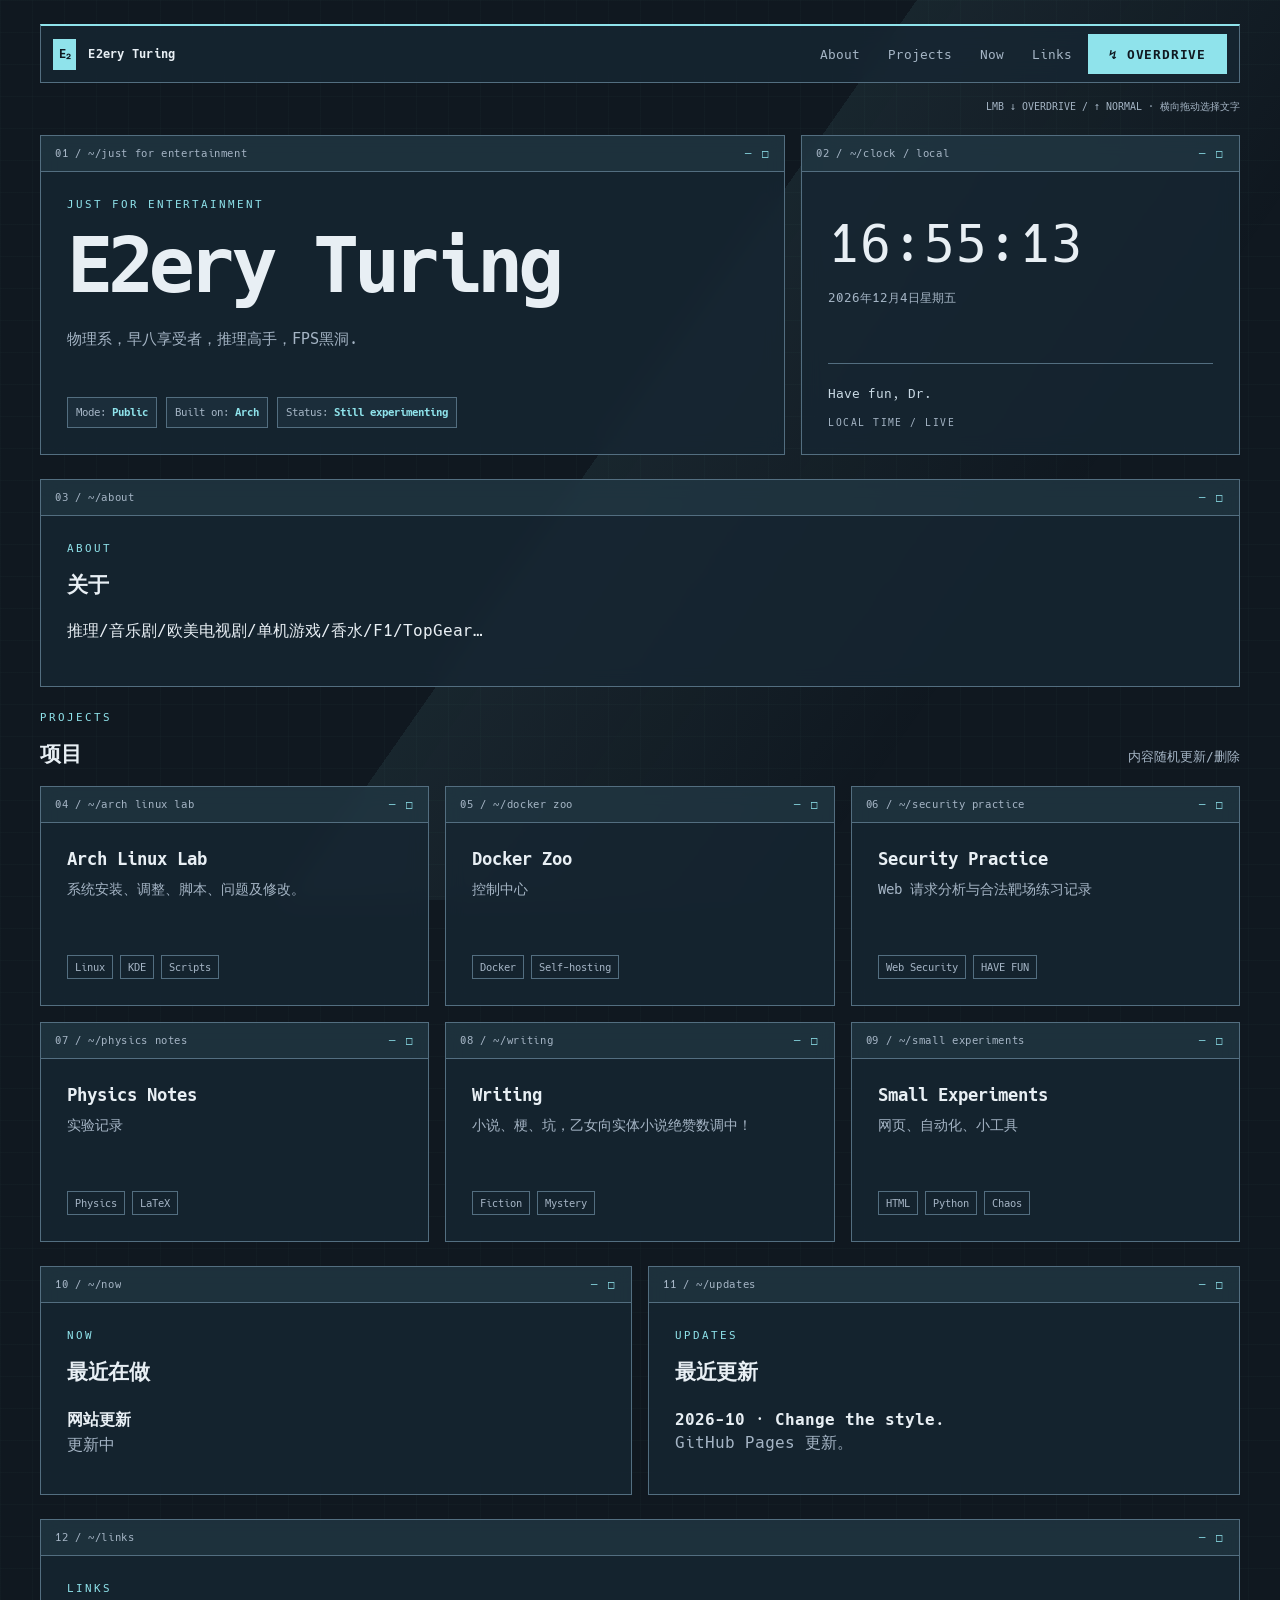
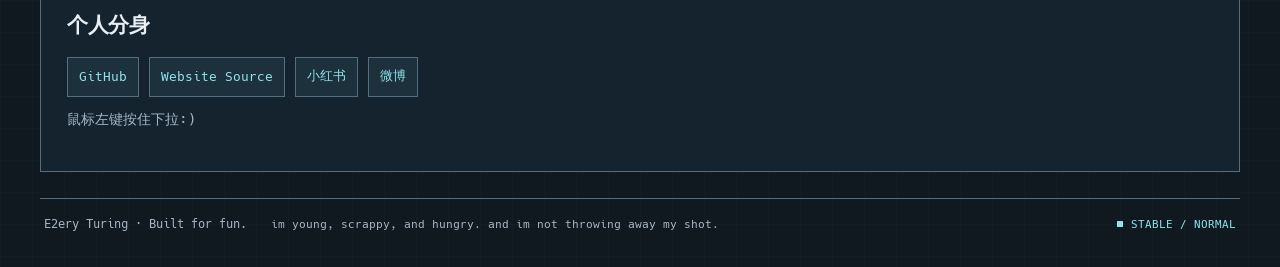
<file: index.html>
<!doctype html>
<html lang="zh-CN">
<head>
  <meta charset="utf-8">
  <meta name="viewport" content="width=device-width, initial-scale=1">
  <meta name="description" content="E2ery Turing 个人主页：物理、实验、写作、项目。">
  <title>E2ery Turing</title>

  <link rel="stylesheet" href="assets/home.css">
  <link rel="stylesheet" href="assets/desktop.css">
  <script src="assets/theme-init.js"></script>
</head>

<body class="home-page">
  <main>
    <div class="topbar">
      <a class="brand" href="#top">E2ery Turing</a>

      <nav aria-label="导航">
        <a href="#about">About</a>
        <a href="#projects">Projects</a>
        <a href="#now">Now</a>
        <a href="#links">Links</a>
        <button id="themeButton" type="button">OVERDRIVE</button>
      </nav>
    </div>

    <header id="top">
      <section class="panel hero">
        <div>
          <div class="eyebrow">JUST FOR ENTERTAINMENT</div>
          <h1>E2ery Turing</h1>

          <!-- EDIT:公开介绍 -->
          <p class="subtitle">
            物理系，早八享受者，推理高手，FPS黑洞.
          </p>
        </div>

        <div class="status">
          <div class="pill">Mode: <strong>Public</strong></div>
          <div class="pill">Built on: <strong>Arch</strong></div>
          <div class="pill">Status: <strong>Still experimenting</strong></div>
        </div>
      </section>

      <aside class="panel clock-panel">
        <div>
          <div class="clock" id="clock">--:--:--</div>
          <div class="date" id="date">Loading...</div>
        </div>

        <div class="quote" id="quote">GOOD DAY, Dr.</div>
      </aside>
    </header>

    <section class="section panel" id="about">
      <div class="section-head">
        <div>
          <div class="eyebrow">ABOUT</div>
          <h2>关于</h2>
        </div>
      </div>

      <p>
        推理/音乐剧/欧美电视剧/单机游戏/香水/F1/TopGear…
      </p>
    </section>

    <section class="section" id="projects">
      <div class="section-head">
        <div>
          <div class="eyebrow">PROJECTS</div>
          <h2>项目</h2>
        </div>
        <p>内容随机更新/删除</p>
      </div>

      <div class="grid">
        <a class="card card-link" href="pages/arch.html" aria-label="Arch Linux Lab">
          <h3>Arch Linux Lab</h3>
          <p>系统安装、调整、脚本、问题及修改。</p>
          <div class="card-meta">
            <span class="tag">Linux</span>
            <span class="tag">KDE</span>
            <span class="tag">Scripts</span>
          </div>
        </a>

        <a class="card card-link" href="pages/docker.html" aria-label="Docker Zoo">
          <h3>Docker Zoo</h3>
          <p>控制中心</p>
          <div class="card-meta">
            <span class="tag">Docker</span>
            <span class="tag">Self-hosting</span>
          </div>
        </a>

        <a class="card card-link" href="pages/security.html" aria-label="Security Practice">
          <h3>Security Practice</h3>
          <p>Web 请求分析与合法靶场练习记录</p>
          <div class="card-meta">
            <span class="tag">Web Security</span>
            <span class="tag">HAVE FUN</span>
          </div>
        </a>

        <a class="card card-link" href="pages/physics.html" aria-label="Physics Notes">
          <h3>Physics Notes</h3>
          <p>实验记录</p>
          <div class="card-meta">
            <span class="tag">Physics</span>
            <span class="tag">LaTeX</span>
          </div>
        </a>

        <a class="card card-link" href="pages/writing.html" aria-label="Writing">
          <h3>Writing</h3>
          <p>小说、梗、坑，乙女向实体小说绝赞数调中！</p>
          <div class="card-meta">
            <span class="tag">Fiction</span>
            <span class="tag">Mystery</span>
          </div>
        </a>

        <a class="card card-link" href="pages/experiments.html" aria-label="Small Experiments">
          <h3>Small Experiments</h3>
          <p>网页、自动化、小工具</p>
          <div class="card-meta">
            <span class="tag">HTML</span>
            <span class="tag">Python</span>
            <span class="tag">Chaos</span>
          </div>
        </a>
      </div>
    </section>

    <section class="section two" id="now">
      <div class="panel">
        <div class="eyebrow">NOW</div>
        <h2>最近在做</h2>

        <!-- EDIT: 更新这里即可，不需要改 JS -->
        <ul class="list">
          <li>
            <strong>网站更新</strong>
            <span class="muted">更新中</span>
          </li>
        </ul>
      </div>

      <div class="panel">
        <div class="eyebrow">UPDATES</div>
        <h2>最近更新</h2>

        <ul class="list">
          <li>
            <strong>2026-10 · Change the style. </strong>
            <span class="muted">GitHub Pages 更新。</span>
          </li>
        </ul>
      </div>
    </section>

    <section class="section panel" id="links">
      <div class="section-head">
        <div>
          <div class="eyebrow">LINKS</div>
          <h2>个人分身</h2>
        </div>
      </div>

      <div class="link-list">
        <a class="button" href="https://github.com/ellery444" target="_blank" rel="noreferrer">
          GitHub
        </a>

        <a class="button" href="https://github.com/ellery444/E2eryPublic" target="_blank" rel="noreferrer">
          Website Source
        </a>
        <a class="button" href="https://xhslink.com/m/7K7wURsXgn3">小红书</a>

        <a class="button" href="https://weibo.com/u/7421241635">微博</a>
      </div>

      <p class="tiny-note">
        鼠标左键按住下拉:)
      </p>
    </section>

    <footer>
      <div>E2ery Turing · Built for fun.</div>
      <div class="tiny-note">im young, scrappy, and hungry. and im not throwing away my shot.</div>
    </footer>
  </main>

  <script src="assets/page.js"></script>
</body>
</html>
</file>
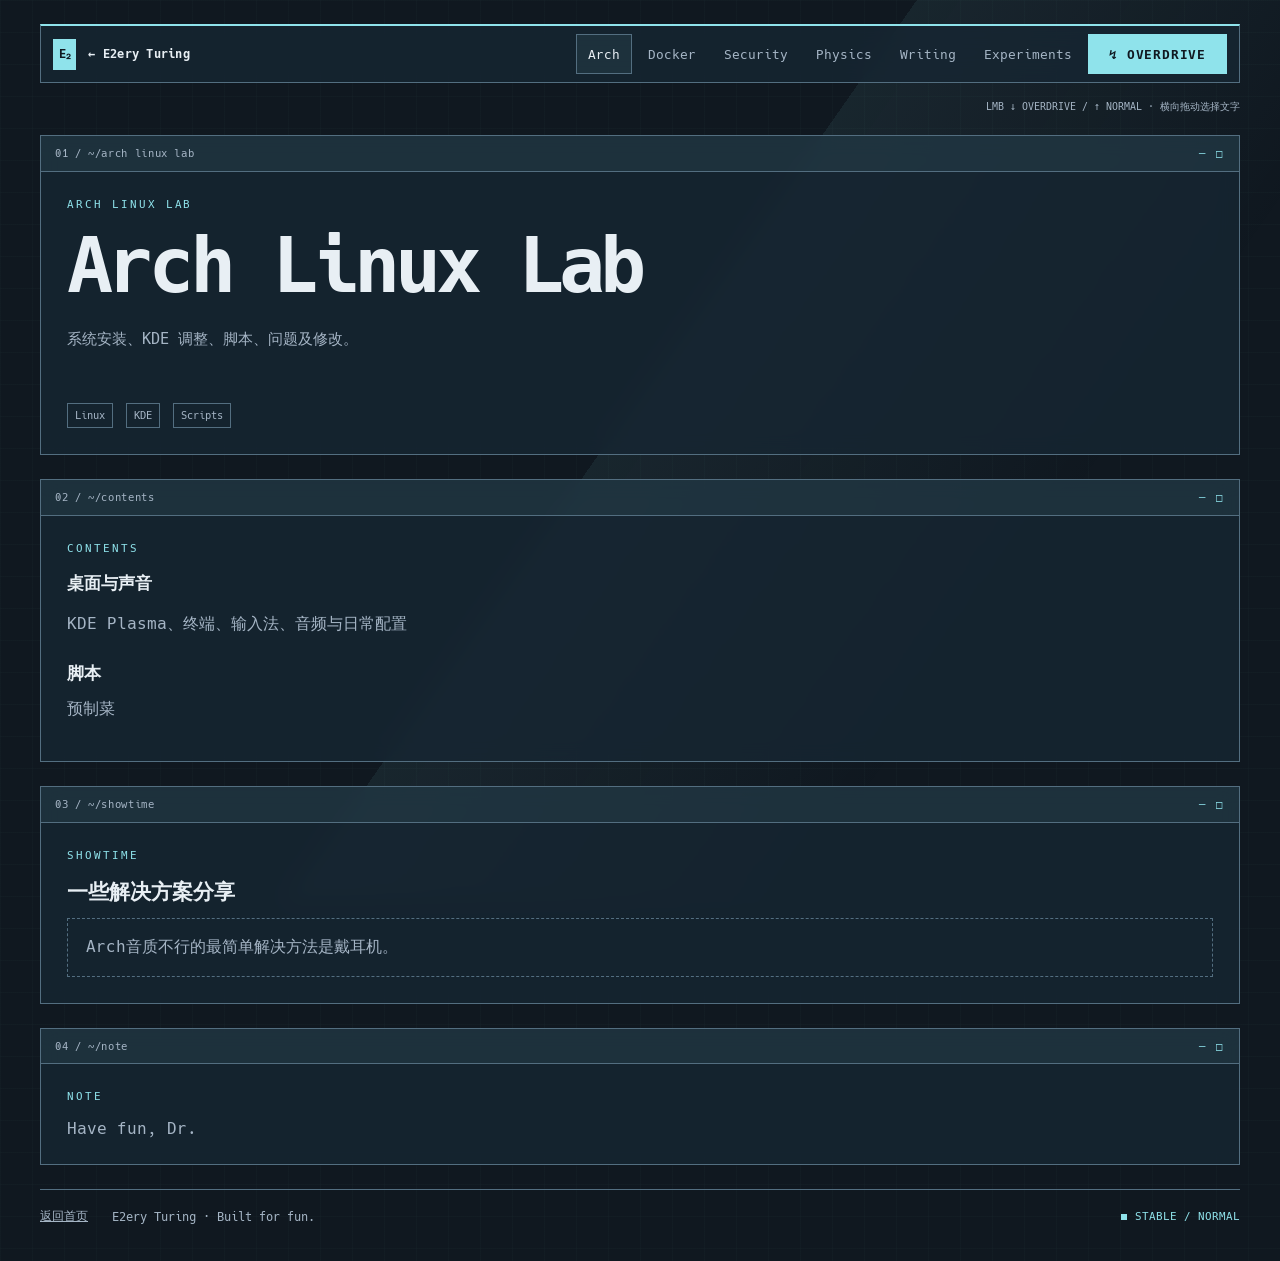
<file: pages/arch.html>
<!doctype html>
<html lang="zh-CN">
<head>
  <meta charset="utf-8">
  <meta name="viewport" content="width=device-width, initial-scale=1">
  <meta name="description" content="Arch Linux Lab · E2ery Turing">
  <title>Arch Linux Lab · E2ery Turing</title>
  <link rel="stylesheet" href="../assets/page.css">
  <link rel="stylesheet" href="../assets/desktop.css">
  <script src="../assets/theme-init.js"></script>
</head>

<body>
  <main>
    <div class="topbar">
      <a class="brand" href="../index.html">← E2ery Turing</a>
      <nav aria-label="分类导航">
        <a href="arch.html">Arch</a>
        <a href="docker.html">Docker</a>
        <a href="security.html">Security</a>
        <a href="physics.html">Physics</a>
        <a href="writing.html">Writing</a>
        <a href="experiments.html">Experiments</a>
        <button id="themeButton" type="button">OVERDRIVE</button>
      </nav>
    </div>

    <header class="panel hero">
      <div>
        <div class="eyebrow">ARCH LINUX LAB</div>
        <h1>Arch Linux Lab</h1>
        <p class="subtitle">系统安装、KDE 调整、脚本、问题及修改。</p>
      </div>

      <div class="status">
          <span class="tag">Linux</span>
      <span class="tag">KDE</span>
      <span class="tag">Scripts</span>
      </div>
    </header>

    <section class="section panel">
      <div class="eyebrow">CONTENTS</div>

      <ul class="list">
        <h3>桌面与声音</h3>
        <div class="muted">KDE Plasma、终端、输入法、音频与日常配置</div>
      </li>
      <li>
        <h3>脚本</h3>
        <div class="muted">预制菜</div>
      </li>
      </ul>
    </section>

    <section class="section panel">
      <div class="eyebrow">ShowTime</div>
      <h2>一些解决方案分享</h2>
      <div class="placeholder">
        Arch音质不行的最简单解决方法是戴耳机。
      </div>
    </section>

    <section class="section panel">
      <div class="eyebrow">NOTE</div>
      <div id="quote" class="muted">This page is under construction.</div>
    </section>

    <footer>
      <div><a href="../index.html">返回首页</a></div>
      <div>E2ery Turing · Built for fun.</div>
    </footer>
  </main>

  <script src="../assets/page.js"></script>
</body>
</html>
</file>
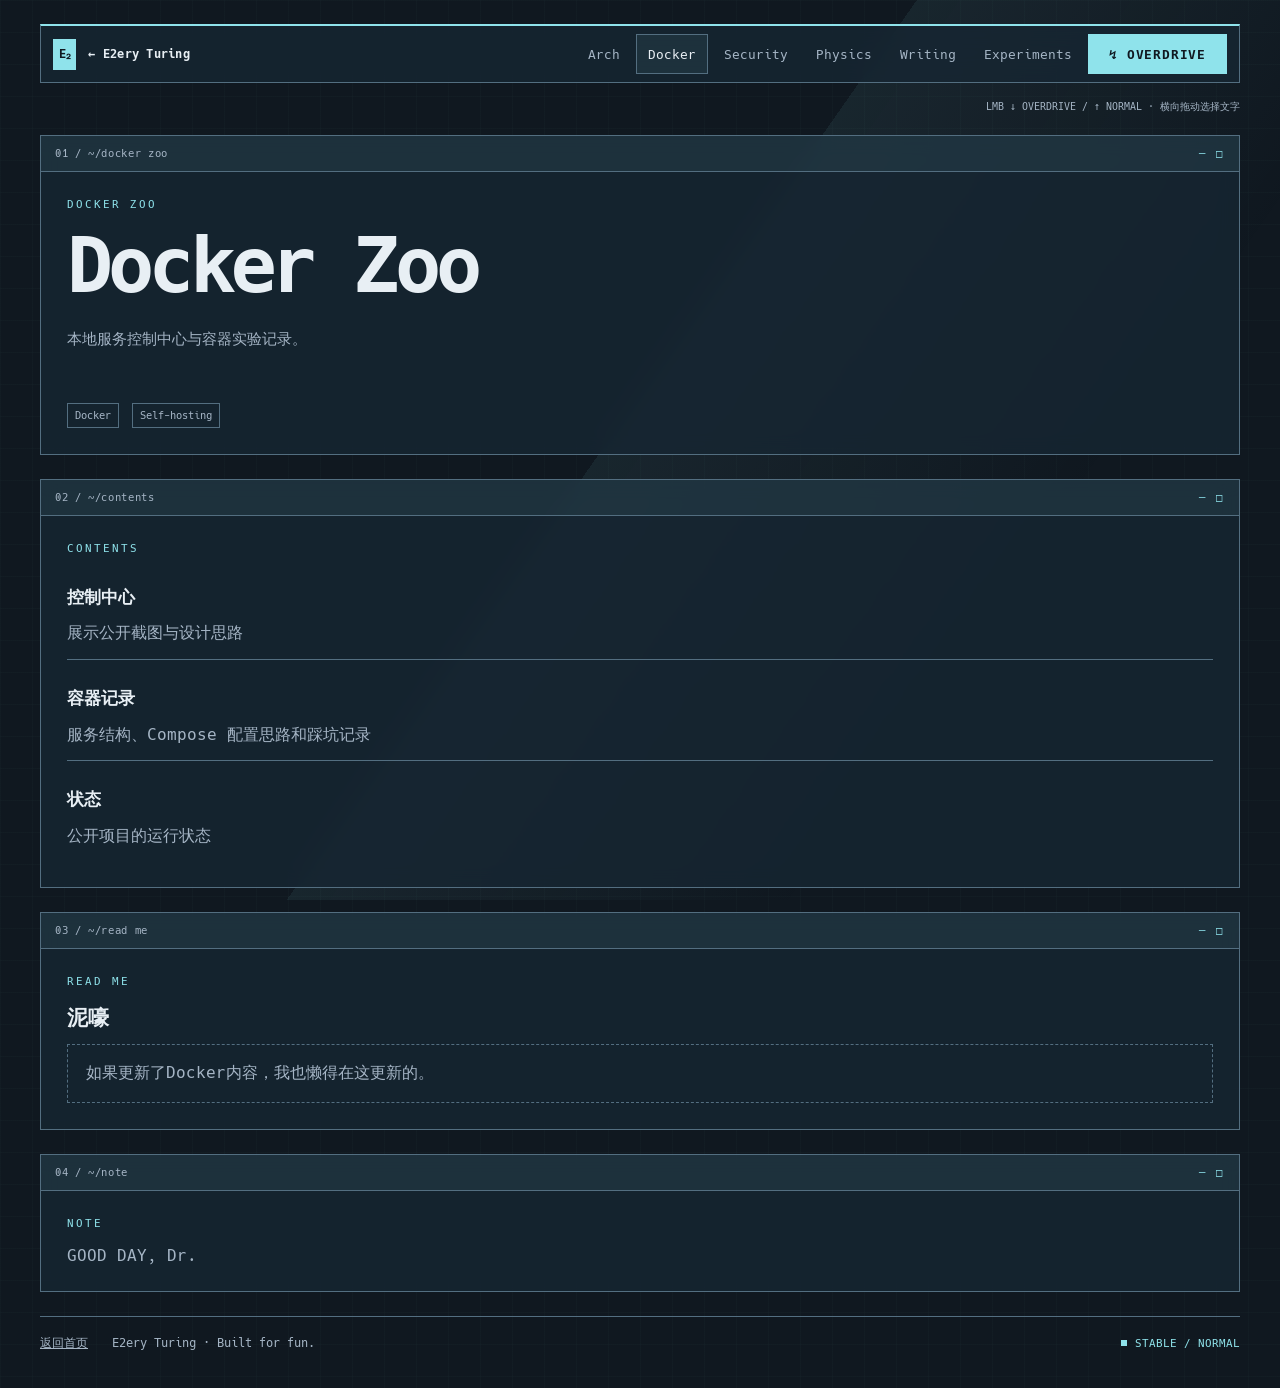
<file: pages/docker.html>
<!doctype html>
<html lang="zh-CN">
<head>
  <meta charset="utf-8">
  <meta name="viewport" content="width=device-width, initial-scale=1">
  <meta name="description" content="Docker Zoo · E2ery Turing">
  <title>Docker Zoo · E2ery Turing</title>
  <link rel="stylesheet" href="../assets/page.css">
  <link rel="stylesheet" href="../assets/desktop.css">
  <script src="../assets/theme-init.js"></script>
</head>

<body>
  <main>
    <div class="topbar">
      <a class="brand" href="../index.html">← E2ery Turing</a>
      <nav aria-label="分类导航">
        <a href="arch.html">Arch</a>
        <a href="docker.html">Docker</a>
        <a href="security.html">Security</a>
        <a href="physics.html">Physics</a>
        <a href="writing.html">Writing</a>
        <a href="experiments.html">Experiments</a>
        <button id="themeButton" type="button">OVERDRIVE</button>
      </nav>
    </div>

    <header class="panel hero">
      <div>
        <div class="eyebrow">DOCKER ZOO</div>
        <h1>Docker Zoo</h1>
        <p class="subtitle">本地服务控制中心与容器实验记录。</p>
      </div>

      <div class="status">
          <span class="tag">Docker</span>
      <span class="tag">Self-hosting</span>
      </div>
    </header>

    <section class="section panel">
      <div class="eyebrow">CONTENTS</div>

      <ul class="list">
          <li>
        <h3>控制中心</h3>
        <div class="muted">展示公开截图与设计思路</div>
      </li>
      <li>
        <h3>容器记录</h3>
        <div class="muted">服务结构、Compose 配置思路和踩坑记录</div>
      </li>
      <li>
        <h3>状态</h3>
        <div class="muted">公开项目的运行状态</div>
      </li>
      </ul>
    </section>

    <section class="section panel">
      <div class="eyebrow">Read ME</div>
      <h2>泥嚎</h2>
      <div class="placeholder">
        如果更新了Docker内容，我也懒得在这更新的。<br>
      </div>
    </section>

    <section class="section panel">
      <div class="eyebrow">NOTE</div>
      <div id="quote" class="muted">This page is under construction.</div>
    </section>

    <footer>
      <div><a href="../index.html">返回首页</a></div>
      <div>E2ery Turing · Built for fun.</div>
    </footer>
  </main>

  <script src="../assets/page.js"></script>
</body>
</html>
</file>
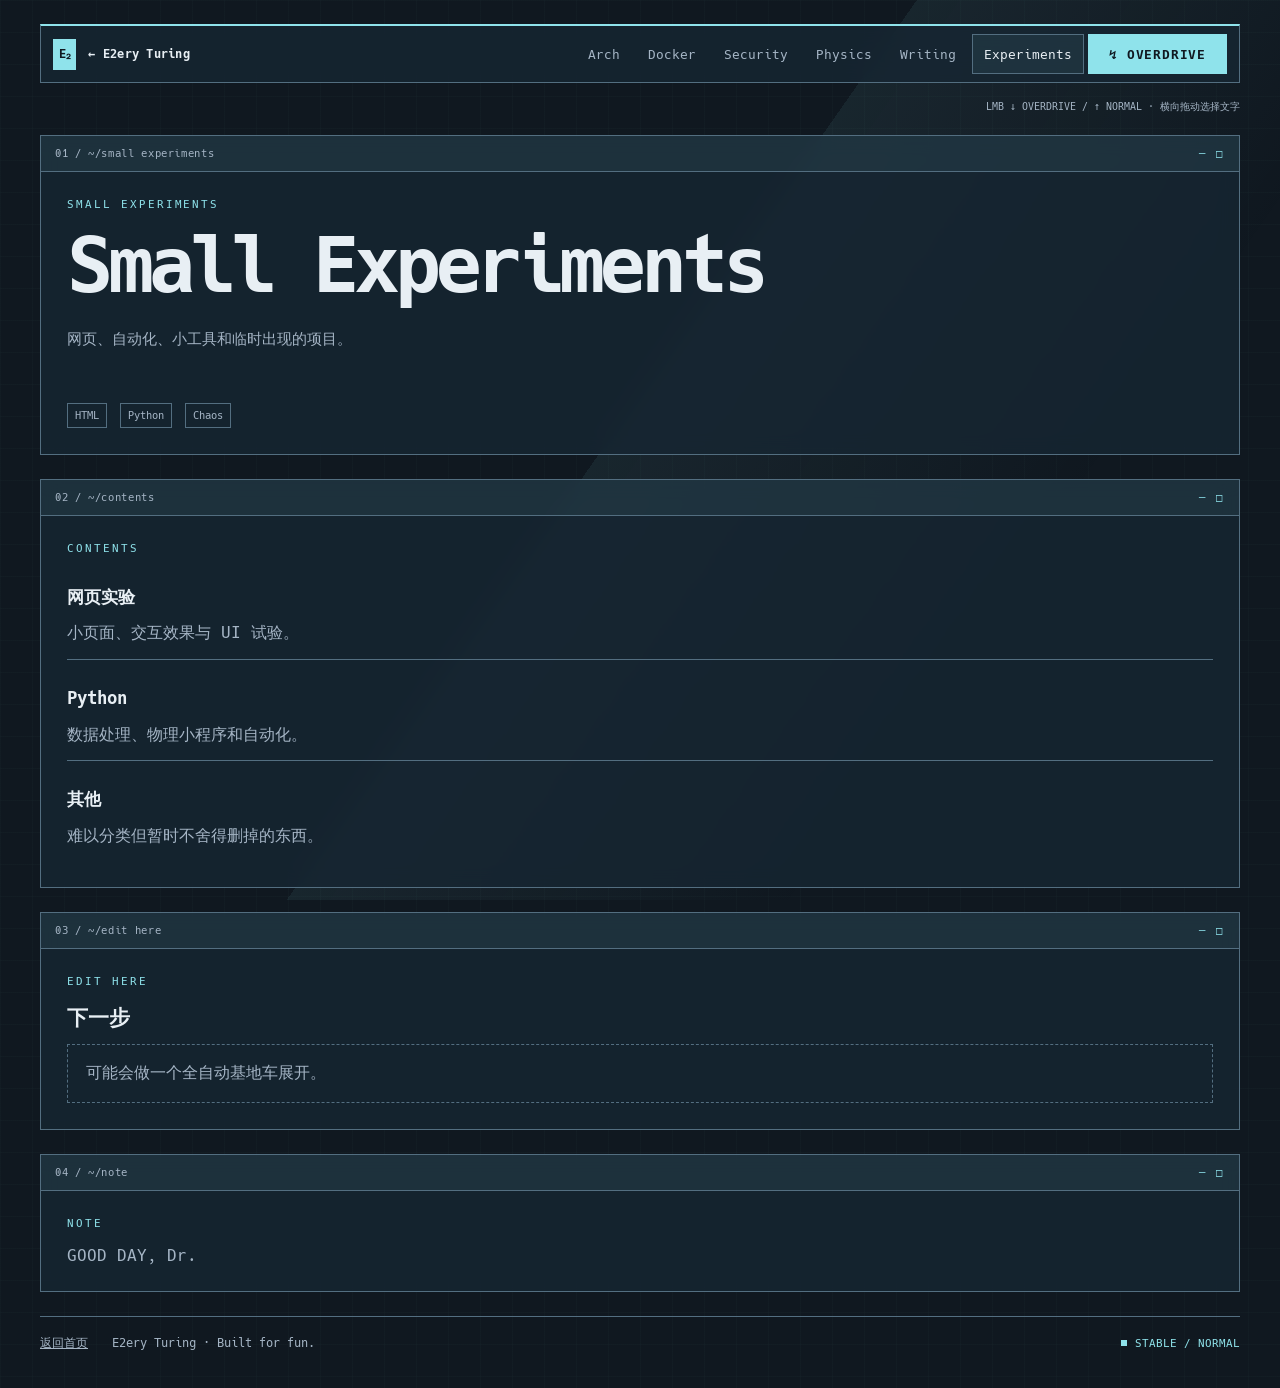
<file: pages/experiments.html>
<!doctype html>
<html lang="zh-CN">
<head>
  <meta charset="utf-8">
  <meta name="viewport" content="width=device-width, initial-scale=1">
  <meta name="description" content="Small Experiments · E2ery Turing">
  <title>Small Experiments · E2ery Turing</title>
  <link rel="stylesheet" href="../assets/page.css">
  <link rel="stylesheet" href="../assets/desktop.css">
  <script src="../assets/theme-init.js"></script>
</head>

<body>
  <main>
    <div class="topbar">
      <a class="brand" href="../index.html">← E2ery Turing</a>
      <nav aria-label="分类导航">
        <a href="arch.html">Arch</a>
        <a href="docker.html">Docker</a>
        <a href="security.html">Security</a>
        <a href="physics.html">Physics</a>
        <a href="writing.html">Writing</a>
        <a href="experiments.html">Experiments</a>
        <button id="themeButton" type="button">OVERDRIVE</button>
      </nav>
    </div>

    <header class="panel hero">
      <div>
        <div class="eyebrow">SMALL EXPERIMENTS</div>
        <h1>Small Experiments</h1>
        <p class="subtitle">网页、自动化、小工具和临时出现的项目。</p>
      </div>

      <div class="status">
          <span class="tag">HTML</span>
      <span class="tag">Python</span>
      <span class="tag">Chaos</span>
      </div>
    </header>

    <section class="section panel">
      <div class="eyebrow">CONTENTS</div>

      <ul class="list">
          <li>
        <h3>网页实验</h3>
        <div class="muted">小页面、交互效果与 UI 试验。</div>
      </li>
      <li>
        <h3>Python</h3>
        <div class="muted">数据处理、物理小程序和自动化。</div>
      </li>
      <li>
        <h3>其他</h3>
        <div class="muted">难以分类但暂时不舍得删掉的东西。</div>
      </li>
      </ul>
    </section>

    <section class="section panel">
      <div class="eyebrow">EDIT HERE</div>
      <h2>下一步</h2>
      <div class="placeholder">
       可能会做一个全自动基地车展开。
      </div>
    </section>

    <section class="section panel">
      <div class="eyebrow">NOTE</div>
      <div id="quote" class="muted">This page is under construction.</div>
    </section>

    <footer>
      <div><a href="../index.html">返回首页</a></div>
      <div>E2ery Turing · Built for fun.</div>
    </footer>
  </main>

  <script src="../assets/page.js"></script>
</body>
</html>
</file>
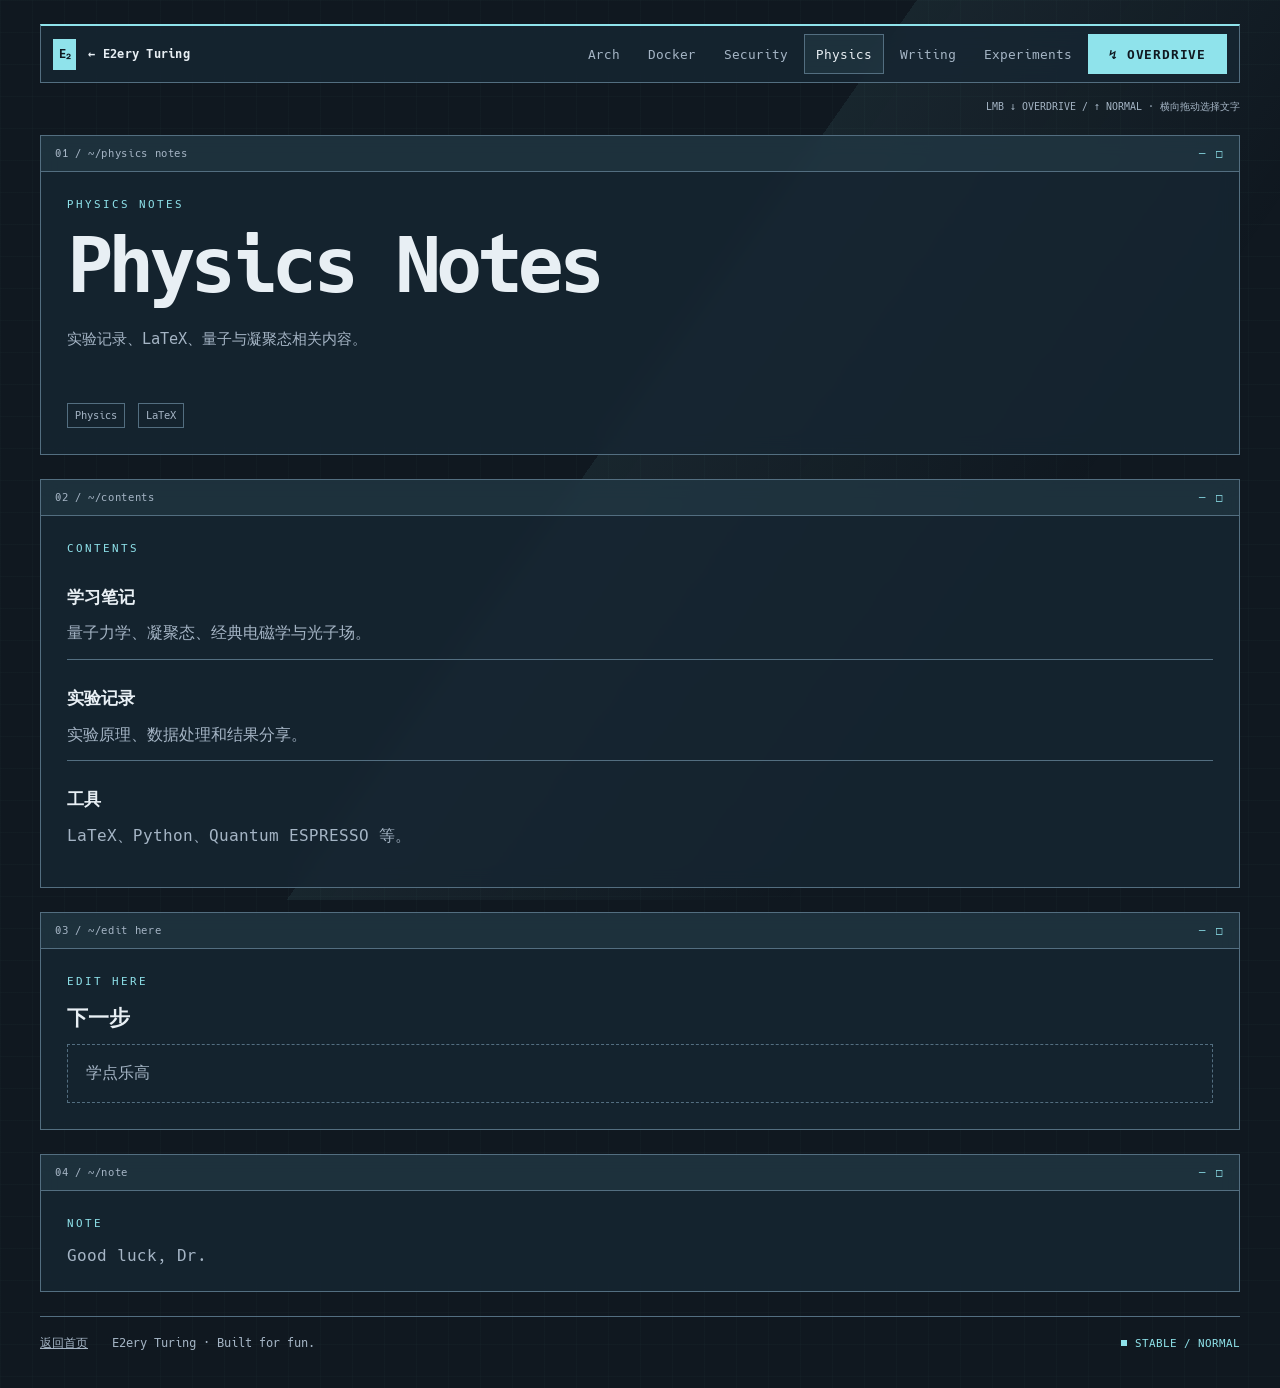
<file: pages/physics.html>
<!doctype html>
<html lang="zh-CN">
<head>
  <meta charset="utf-8">
  <meta name="viewport" content="width=device-width, initial-scale=1">
  <meta name="description" content="Physics Notes · E2ery Turing">
  <title>Physics Notes · E2ery Turing</title>
  <link rel="stylesheet" href="../assets/page.css">
  <link rel="stylesheet" href="../assets/desktop.css">
  <script src="../assets/theme-init.js"></script>
</head>

<body>
  <main>
    <div class="topbar">
      <a class="brand" href="../index.html">← E2ery Turing</a>
      <nav aria-label="分类导航">
        <a href="arch.html">Arch</a>
        <a href="docker.html">Docker</a>
        <a href="security.html">Security</a>
        <a href="physics.html">Physics</a>
        <a href="writing.html">Writing</a>
        <a href="experiments.html">Experiments</a>
        <button id="themeButton" type="button">OVERDRIVE</button>
      </nav>
    </div>

    <header class="panel hero">
      <div>
        <div class="eyebrow">PHYSICS NOTES</div>
        <h1>Physics Notes</h1>
        <p class="subtitle">实验记录、LaTeX、量子与凝聚态相关内容。</p>
      </div>

      <div class="status">
          <span class="tag">Physics</span>
      <span class="tag">LaTeX</span>
      </div>
    </header>

    <section class="section panel">
      <div class="eyebrow">CONTENTS</div>

      <ul class="list">
          <li>
        <h3>学习笔记</h3>
        <div class="muted">量子力学、凝聚态、经典电磁学与光子场。</div>
      </li>
      <li>
        <h3>实验记录</h3>
        <div class="muted">实验原理、数据处理和结果分享。</div>
      </li>
      <li>
        <h3>工具</h3>
        <div class="muted">LaTeX、Python、Quantum ESPRESSO 等。</div>
      </li>
      </ul>
    </section>

    <section class="section panel">
      <div class="eyebrow">EDIT HERE</div>
      <h2>下一步</h2>
      <div class="placeholder">
        学点乐高
      </div>
    </section>

    <section class="section panel">
      <div class="eyebrow">NOTE</div>
      <div id="quote" class="muted">This page is under construction.</div>
    </section>

    <footer>
      <div><a href="../index.html">返回首页</a></div>
      <div>E2ery Turing · Built for fun.</div>
    </footer>
  </main>

  <script src="../assets/page.js"></script>
</body>
</html>
</file>
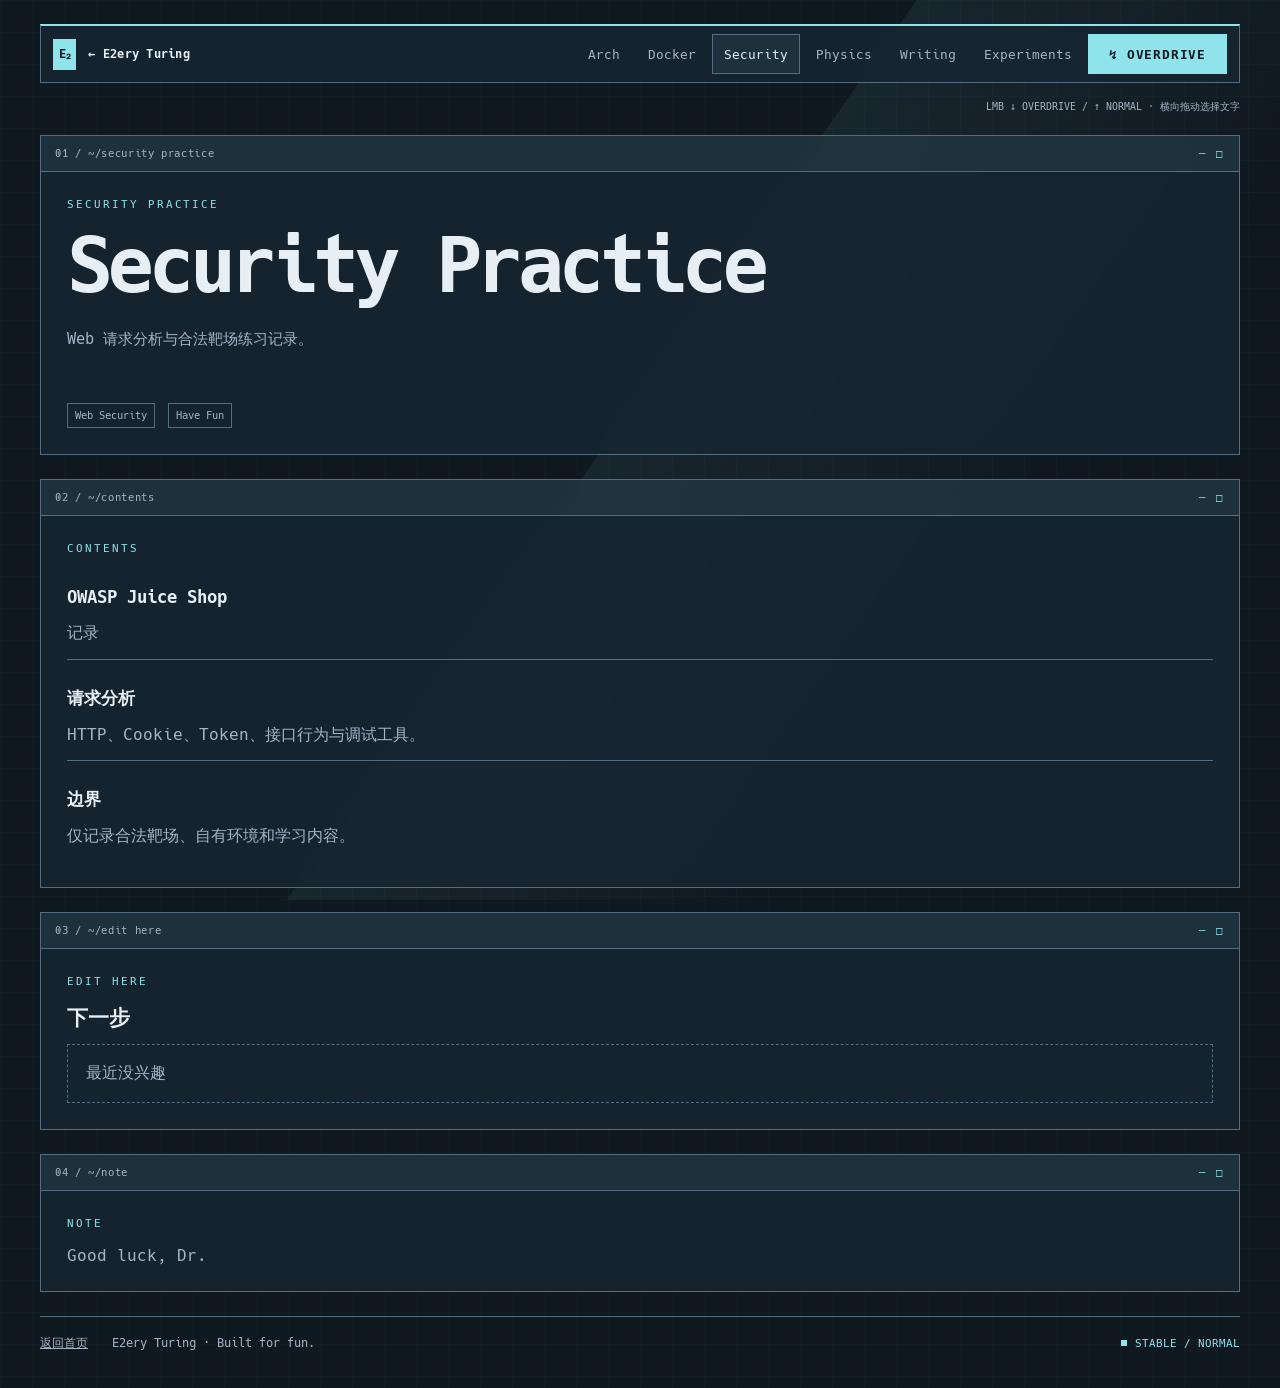
<file: pages/security.html>
<!doctype html>
<html lang="zh-CN">
<head>
  <meta charset="utf-8">
  <meta name="viewport" content="width=device-width, initial-scale=1">
  <meta name="description" content="Security Practice · E2ery Turing">
  <title>Security Practice · E2ery Turing</title>
  <link rel="stylesheet" href="../assets/page.css">
  <link rel="stylesheet" href="../assets/desktop.css">
  <script src="../assets/theme-init.js"></script>
</head>

<body>
  <main>
    <div class="topbar">
      <a class="brand" href="../index.html">← E2ery Turing</a>
      <nav aria-label="分类导航">
        <a href="arch.html">Arch</a>
        <a href="docker.html">Docker</a>
        <a href="security.html">Security</a>
        <a href="physics.html">Physics</a>
        <a href="writing.html">Writing</a>
        <a href="experiments.html">Experiments</a>
        <button id="themeButton" type="button">OVERDRIVE</button>
      </nav>
    </div>

    <header class="panel hero">
      <div>
        <div class="eyebrow">SECURITY PRACTICE</div>
        <h1>Security Practice</h1>
        <p class="subtitle">Web 请求分析与合法靶场练习记录。</p>
      </div>

      <div class="status">
          <span class="tag">Web Security</span>
      <span class="tag">Have Fun</span>
      </div>
    </header>

    <section class="section panel">
      <div class="eyebrow">CONTENTS</div>

      <ul class="list">
          <li>
        <h3>OWASP Juice Shop</h3>
        <div class="muted">记录</div>
      </li>
      <li>
        <h3>请求分析</h3>
        <div class="muted">HTTP、Cookie、Token、接口行为与调试工具。</div>
      </li>
      <li>
        <h3>边界</h3>
        <div class="muted">仅记录合法靶场、自有环境和学习内容。</div>
      </li>
      </ul>
    </section>

    <section class="section panel">
      <div class="eyebrow">EDIT HERE</div>
      <h2>下一步</h2>
      <div class="placeholder">
        最近没兴趣
      </div>
    </section>

    <section class="section panel">
      <div class="eyebrow">NOTE</div>
      <div id="quote" class="muted">This page is under construction.</div>
    </section>

    <footer>
      <div><a href="../index.html">返回首页</a></div>
      <div>E2ery Turing · Built for fun.</div>
    </footer>
  </main>

  <script src="../assets/page.js"></script>
</body>
</html>
</file>
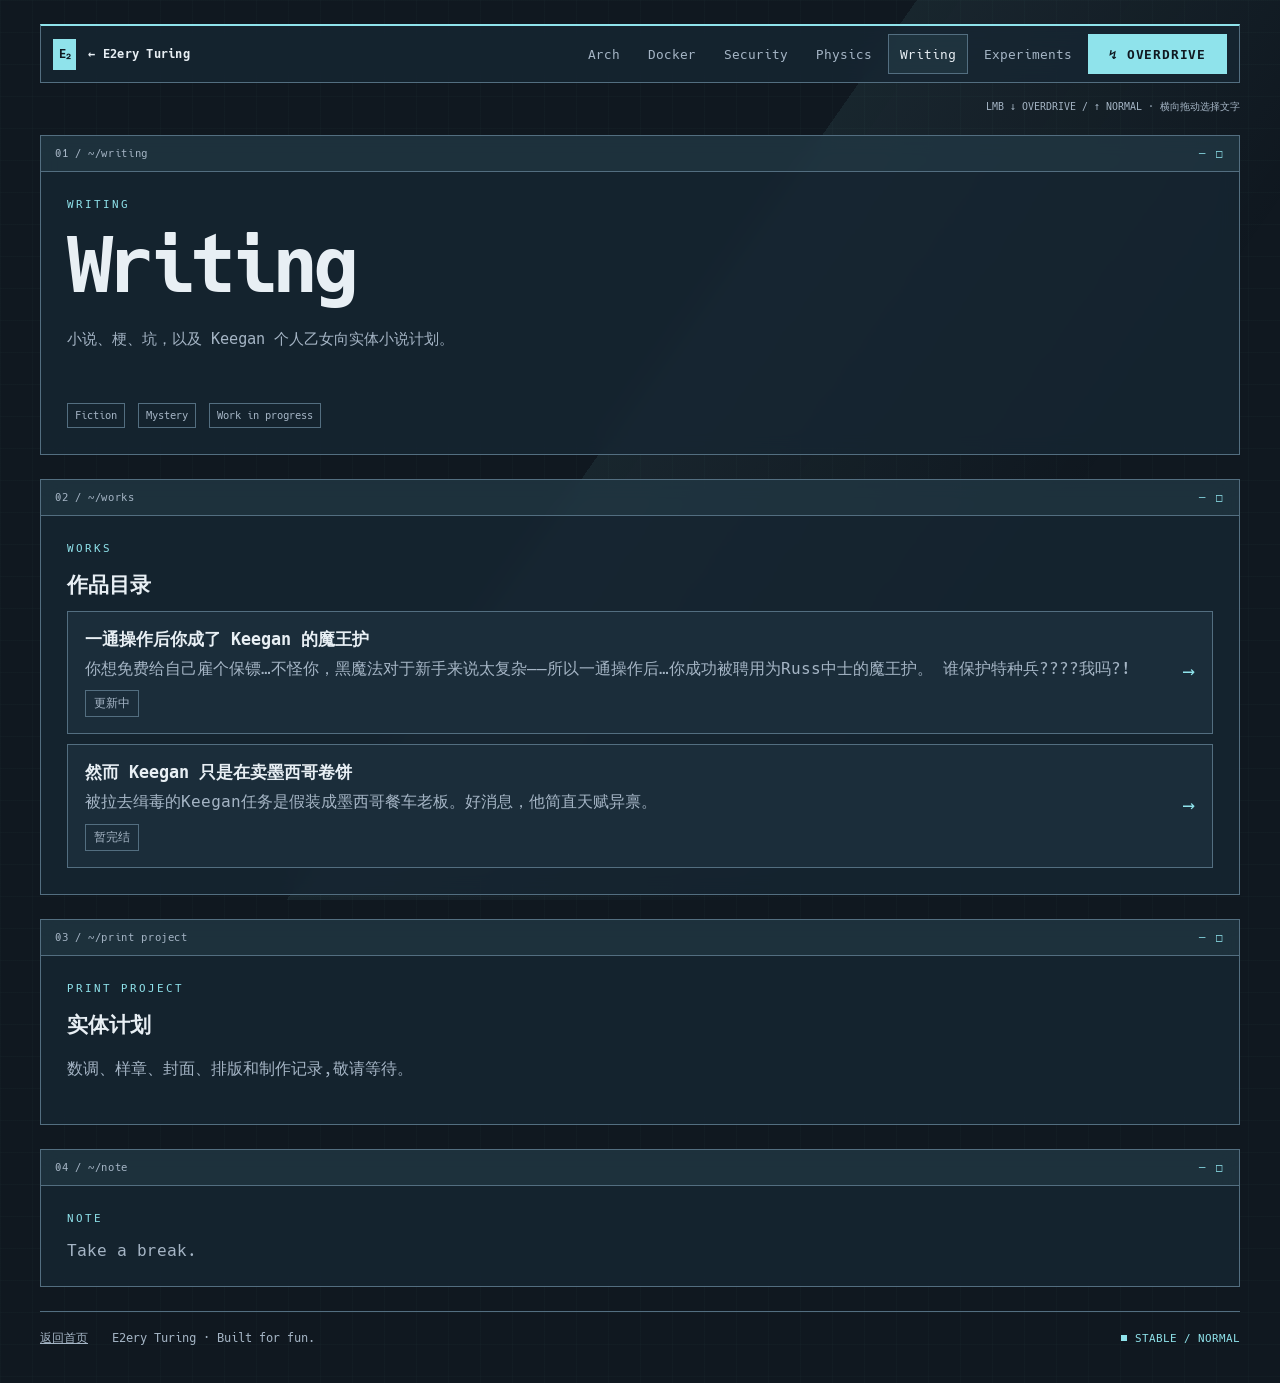
<file: pages/writing.html>
<!doctype html>
<html lang="zh-CN">
<head>
  <meta charset="utf-8">
  <meta name="viewport" content="width=device-width, initial-scale=1">
  <meta name="description" content="Writing · E2ery Turing">
  <title>Writing · E2ery Turing</title>
  <link rel="stylesheet" href="../assets/page.css">
  <link rel="stylesheet" href="../assets/desktop.css">
  <script src="../assets/theme-init.js"></script>
</head>

<body>
  <main>
    <div class="topbar">
      <a class="brand" href="../index.html">← E2ery Turing</a>

      <nav aria-label="分类导航">
        <a href="arch.html">Arch</a>
        <a href="docker.html">Docker</a>
        <a href="security.html">Security</a>
        <a href="physics.html">Physics</a>
        <a href="writing.html">Writing</a>
        <a href="experiments.html">Experiments</a>
        <button id="themeButton" type="button">OVERDRIVE</button>
      </nav>
    </div>

    <header class="panel hero">
      <div>
        <div class="eyebrow">WRITING</div>
        <h1>Writing</h1>
        <p class="subtitle">
          小说、梗、坑，以及 Keegan 个人乙女向实体小说计划。
        </p>
      </div>

      <div class="status">
        <span class="tag">Fiction</span>
        <span class="tag">Mystery</span>
        <span class="tag">Work in progress</span>
      </div>
    </header>

    <section class="section panel">
      <div class="eyebrow">WORKS</div>
      <h2>作品目录</h2>

      <div class="work-list">
        <a class="work-row" href="works/demon-guardian.html">
          <div>
            <h3 class="work-title">一通操作后你成了 Keegan 的魔王护</h3>
            <div class="work-description">
              你想免费给自己雇个保镖…不怪你，黑魔法对于新手来说太复杂——所以一通操作后…你成功被聘用为Russ中士的魔王护。
              谁保护特种兵????我吗?!
            </div>

            <div class="work-meta">
              <span class="work-status">更新中</span>
            </div>
          </div>

          <span class="work-arrow" aria-hidden="true">→</span>
        </a>

        <a class="work-row" href="works/burrito.html">
          <div>
            <h3 class="work-title">然而 Keegan 只是在卖墨西哥卷饼</h3>
            <div class="work-description">
              被拉去缉毒的Keegan任务是假装成墨西哥餐车老板。好消息，他简直天赋异禀。
            </div>

            <div class="work-meta">
              <span class="work-status">暂完结</span>
            </div>
          </div>

          <span class="work-arrow" aria-hidden="true">→</span>
        </a>
      </div>
    </section>

    <section class="section panel">
      <div class="eyebrow">PRINT PROJECT</div>
      <h2>实体计划</h2>
      <p class="muted">
        数调、样章、封面、排版和制作记录,敬请等待。
      </p>
    </section>

    <section class="section panel">
      <div class="eyebrow">NOTE</div>
      <div id="quote" class="muted">This page is under construction.</div>
    </section>

    <footer>
      <div><a href="../index.html">返回首页</a></div>
      <div>E2ery Turing · Built for fun.</div>
    </footer>
  </main>

  <script src="../assets/page.js"></script>
</body>
</html>
</file>
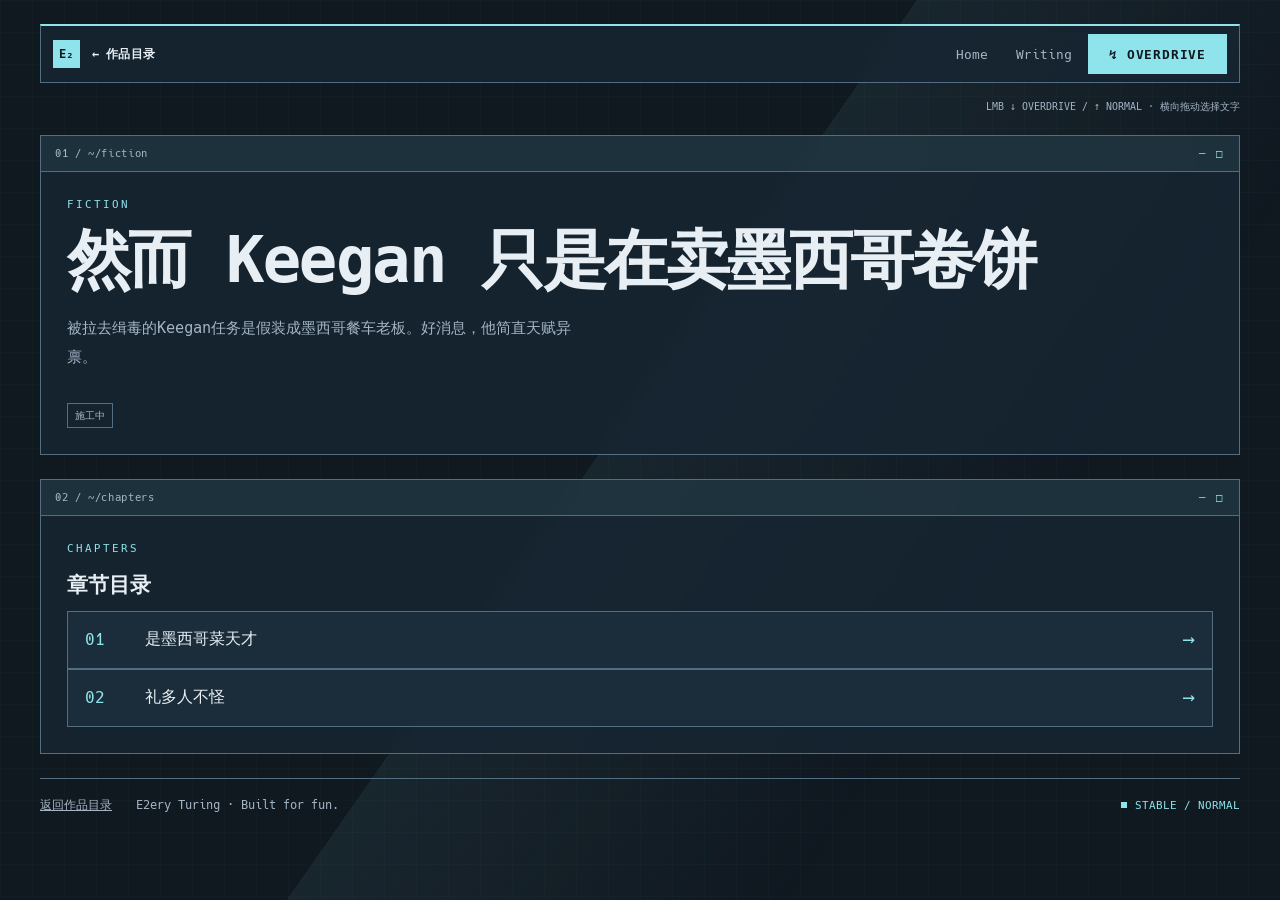
<file: pages/works/burrito.html>
<!doctype html>
<html lang="zh-CN">
<head>
  <meta charset="utf-8">
  <meta name="viewport" content="width=device-width, initial-scale=1">
  <meta name="description" content="然而 Keegan 只是在卖墨西哥卷饼 · E2ery Turing">
  <title>然而 Keegan 只是在卖墨西哥卷饼 · E2ery Turing</title>
  <link rel="stylesheet" href="../../assets/page.css?v=2">
  <link rel="stylesheet" href="../../assets/desktop.css">
  <script src="../../assets/theme-init.js"></script>
</head>

<body class="work-page">
  <main>
    <div class="topbar">
      <a class="brand" href="../writing.html">← 作品目录</a>

      <nav aria-label="作品导航">
        <a href="../../index.html">Home</a>
        <a href="../writing.html">Writing</a>
        <button id="themeButton" type="button">OVERDRIVE</button>
      </nav>
    </div>

    <header class="panel hero">
      <div>
        <div class="eyebrow">FICTION</div>
        <h1>然而 Keegan 只是在卖墨西哥卷饼</h1>
        <p class="subtitle">被拉去缉毒的Keegan任务是假装成墨西哥餐车老板。好消息，他简直天赋异禀。</p>
      </div>

      <div class="status">
        <span class="tag">施工中</span>
      </div>
    </header>

    <section class="section panel">
      <div class="eyebrow">CHAPTERS</div>
      <h2>章节目录</h2>

      <div class="chapter-list">
        <a class="chapter-row" href="burrito/chapter-01.html">
          <span class="chapter-number">01</span>
          <span class="chapter-title">是墨西哥菜天才</span>
          <span class="work-arrow" aria-hidden="true">→</span>
        </a>
      </div>

      <div class="chapter-list">
        <a class="chapter-row" href="burrito/chapter-02.html">
          <span class="chapter-number">02</span>
          <span class="chapter-title">礼多人不怪</span>
          <span class="work-arrow" aria-hidden="true">→</span>
        </a>
      </div>
    </section>

    <footer>
      <div><a href="../writing.html">返回作品目录</a></div>
      <div>E2ery Turing · Built for fun.</div>
    </footer>
  </main>

  <script src="../../assets/page.js"></script>
</body>
</html>
</file>
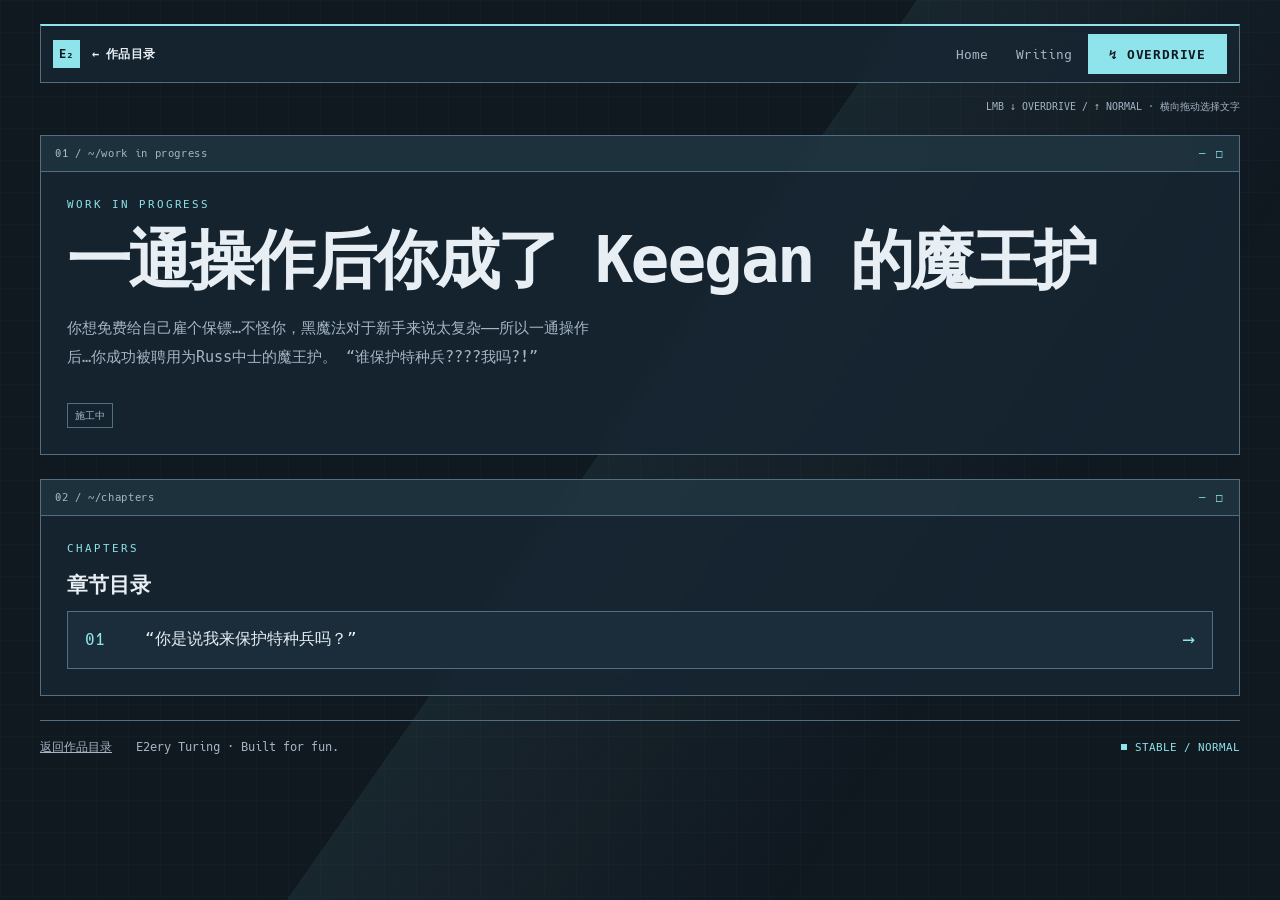
<file: pages/works/demon-guardian.html>
<!doctype html>
<html lang="zh-CN">
<head>
  <meta charset="utf-8">
  <meta name="viewport" content="width=device-width, initial-scale=1">
  <meta name="description" content="一通操作后你成了 Keegan 的魔王护 · E2ery Turing">
  <title>一通操作后你成了 Keegan 的魔王护 · E2ery Turing</title>
  <link rel="stylesheet" href="../../assets/page.css?v=2">
  <link rel="stylesheet" href="../../assets/desktop.css">
  <script src="../../assets/theme-init.js"></script>
</head>

<body class="work-page">
  <main>
    <div class="topbar">
      <a class="brand" href="../writing.html">← 作品目录</a>

      <nav aria-label="作品导航">
        <a href="../../index.html">Home</a>
        <a href="../writing.html">Writing</a>
        <button id="themeButton" type="button">OVERDRIVE</button>
      </nav>
    </div>

    <header class="panel hero">
      <div>
        <div class="eyebrow">WORK IN PROGRESS</div>
        <h1>一通操作后你成了 Keegan 的魔王护</h1>
        <p class="subtitle">你想免费给自己雇个保镖…不怪你，黑魔法对于新手来说太复杂——所以一通操作后…你成功被聘用为Russ中士的魔王护。
              “谁保护特种兵????我吗?!”</p>
      </div>

      <div class="status">
        <span class="tag">施工中</span>
      </div>
    </header>

    <section class="section panel">
      <div class="eyebrow">CHAPTERS</div>
      <h2>章节目录</h2>

      <div class="chapter-list">
        <a class="chapter-row" href="demon/chapter-01.html">
          <span class="chapter-number">01</span>
          <span class="chapter-title">“你是说我来保护特种兵吗？”</span>
          <span class="work-arrow" aria-hidden="true">→</span>
        </a>
      </div>
    </section>

    <footer>
      <div><a href="../writing.html">返回作品目录</a></div>
      <div>E2ery Turing · Built for fun.</div>
    </footer>
  </main>

  <script src="../../assets/page.js"></script>
</body>
</html>
</file>
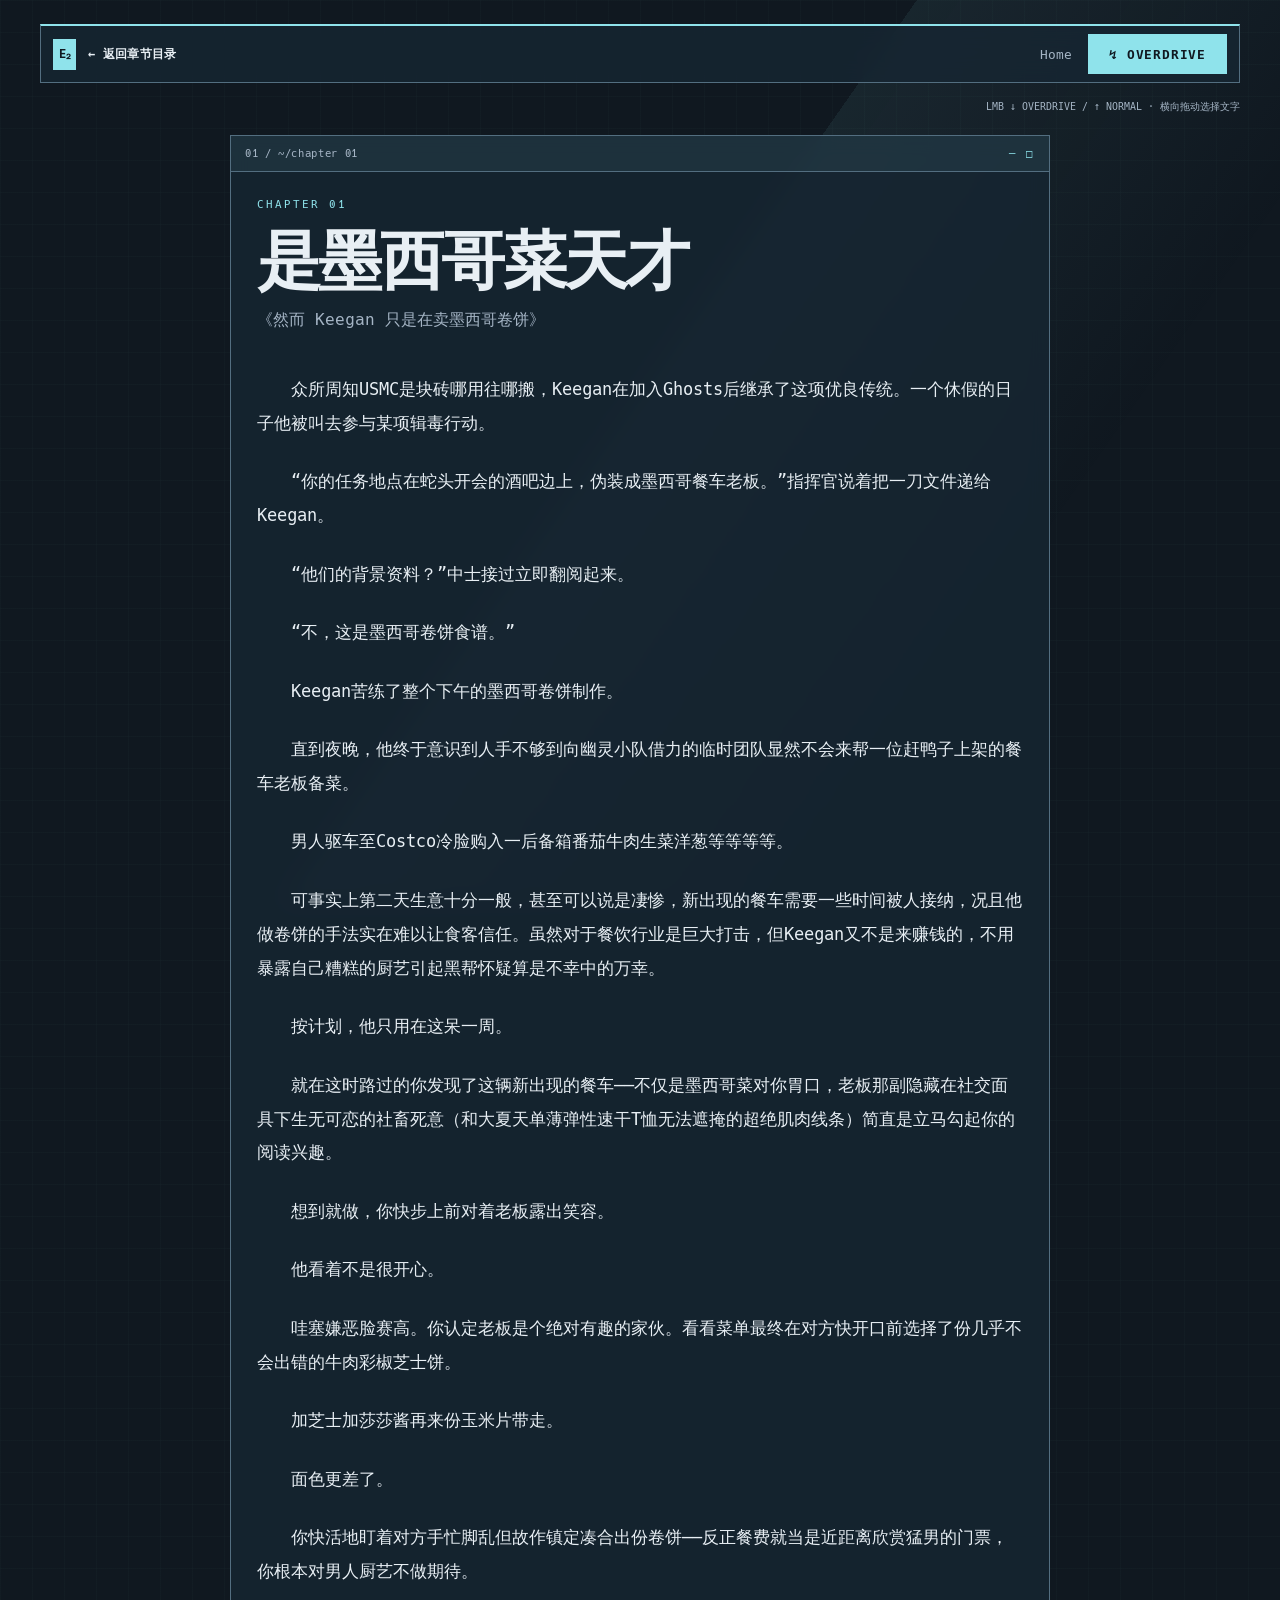
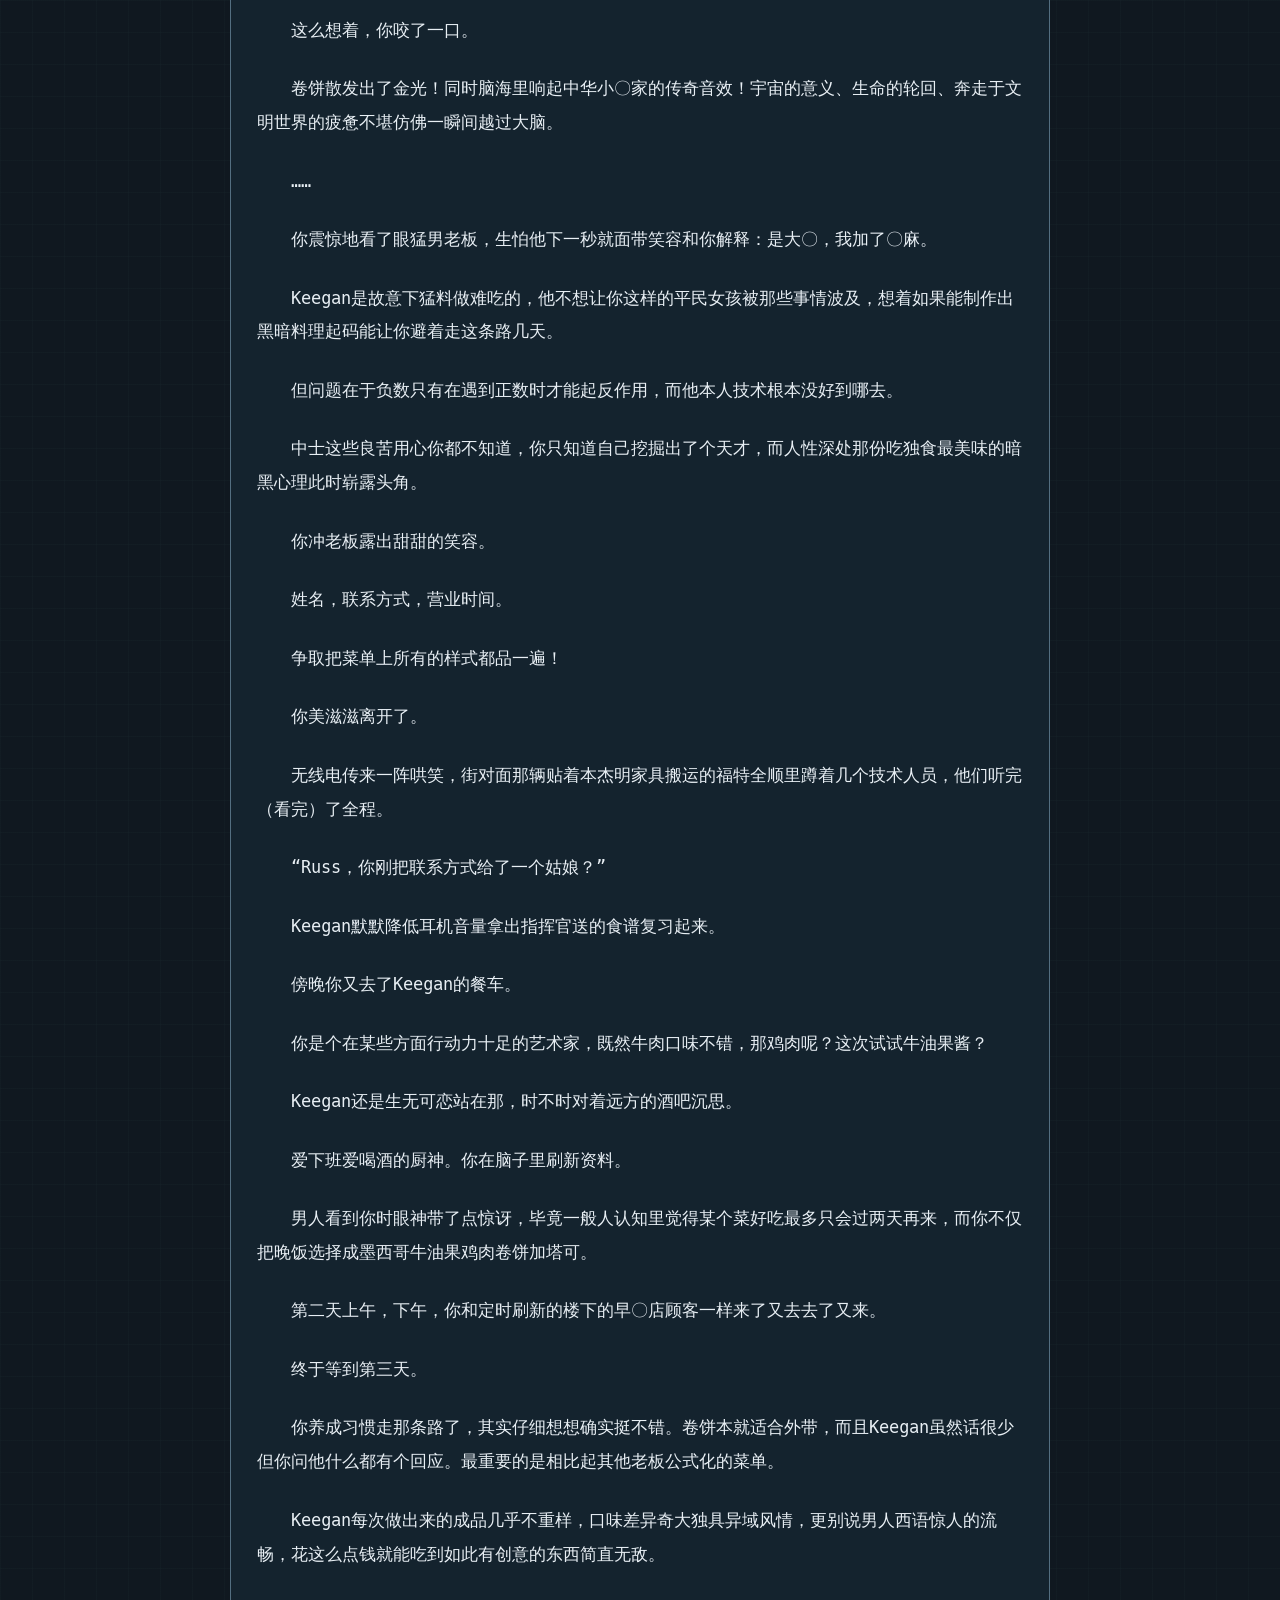
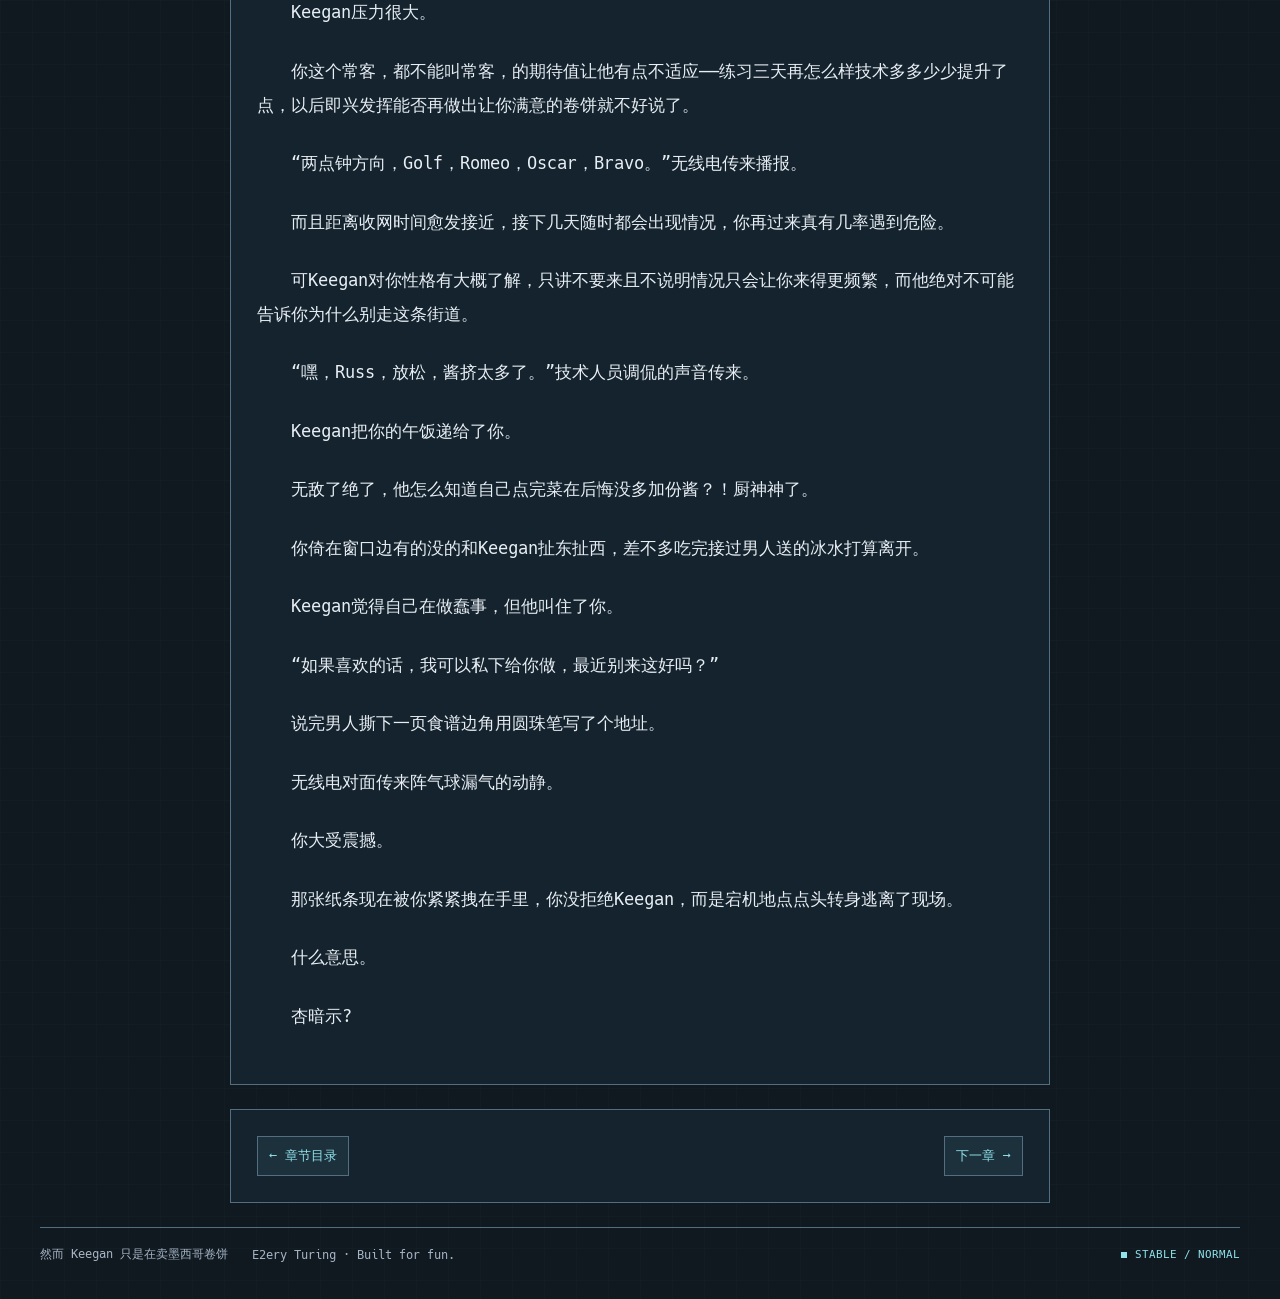
<file: pages/works/burrito/chapter-01.html>
<!doctype html>
<html lang="zh-CN">
<head>
  <meta charset="utf-8">
  <meta name="viewport" content="width=device-width, initial-scale=1">

  <meta
    name="description"
    content="《然而 Keegan 只是在卖墨西哥卷饼》第一章"
  >

  <title>
    第一章 · 然而 Keegan 只是在卖墨西哥卷饼
  </title>

  <link rel="stylesheet" href="../../../assets/page.css">
  <link rel="stylesheet" href="../../../assets/desktop.css">
  <script src="../../../assets/theme-init.js"></script>
</head>

<body class="work-page chapter-page">
  <main>
    <div class="topbar">
      <a class="brand" href="../burrito.html">
        ← 返回章节目录
      </a>

      <nav aria-label="章节导航">
        <a href="../../../index.html">Home</a>
        <button id="themeButton" type="button">OVERDRIVE</button>
      </nav>
    </div>

    <article class="panel chapter-article">
      <div class="eyebrow">CHAPTER 01</div>

      <h1>是墨西哥菜天才</h1>

      <div class="chapter-info">
        《然而 Keegan 只是在卖墨西哥卷饼》
      </div>

      <div class="chapter-body">
        <p>
          众所周知USMC是块砖哪用往哪搬，Keegan在加入Ghosts后继承了这项优良传统。一个休假的日子他被叫去参与某项辑毒行动。
        </p>

        <p>
          “你的任务地点在蛇头开会的酒吧边上，伪装成墨西哥餐车老板。”指挥官说着把一刀文件递给Keegan。
        </p>

        <p>
          “他们的背景资料？”中士接过立即翻阅起来。
        </p>

        <p>
          “不，这是墨西哥卷饼食谱。”
        </p>

        <p>
          Keegan苦练了整个下午的墨西哥卷饼制作。
        </p>  

        <p>
          直到夜晚，他终于意识到人手不够到向幽灵小队借力的临时团队显然不会来帮一位赶鸭子上架的餐车老板备菜。
        </p>  

        <p>
          男人驱车至Costco冷脸购入一后备箱番茄牛肉生菜洋葱等等等等。
        </p>

        <p>
          可事实上第二天生意十分一般，甚至可以说是凄惨，新出现的餐车需要一些时间被人接纳，况且他做卷饼的手法实在难以让食客信任。虽然对于餐饮行业是巨大打击，但Keegan又不是来赚钱的，不用暴露自己糟糕的厨艺引起黑帮怀疑算是不幸中的万幸。
        </p>

        <p>
          按计划，他只用在这呆一周。
        </p>
        
        <p>
          就在这时路过的你发现了这辆新出现的餐车——不仅是墨西哥菜对你胃口，老板那副隐藏在社交面具下生无可恋的社畜死意（和大夏天单薄弹性速干T恤无法遮掩的超绝肌肉线条）简直是立马勾起你的阅读兴趣。
        </p>

        <p>
          想到就做，你快步上前对着老板露出笑容。
        </p>
        
        <p>
          他看着不是很开心。
        </p>

        <p>
          哇塞嫌恶脸赛高。你认定老板是个绝对有趣的家伙。看看菜单最终在对方快开口前选择了份几乎不会出错的牛肉彩椒芝士饼。
        </p>

        <p>
          加芝士加莎莎酱再来份玉米片带走。
        </p>

        <p>
          面色更差了。
        </p>
        
        <p>
          你快活地盯着对方手忙脚乱但故作镇定凑合出份卷饼——反正餐费就当是近距离欣赏猛男的门票，你根本对男人厨艺不做期待。
        </p>

        <p>
          这么想着，你咬了一口。
        </p>

        <p>
          卷饼散发出了金光！同时脑海里响起中华小〇家的传奇音效！宇宙的意义、生命的轮回、奔走于文明世界的疲惫不堪仿佛一瞬间越过大脑。
        </p>

        <p>
          ……
        </p>

        <p>
          你震惊地看了眼猛男老板，生怕他下一秒就面带笑容和你解释：是大〇，我加了〇麻。
        </p>

        <p>
          Keegan是故意下猛料做难吃的，他不想让你这样的平民女孩被那些事情波及，想着如果能制作出黑暗料理起码能让你避着走这条路几天。
        </p>

        <p>
          但问题在于负数只有在遇到正数时才能起反作用，而他本人技术根本没好到哪去。
        </p>

        <p>
          中士这些良苦用心你都不知道，你只知道自己挖掘出了个天才，而人性深处那份吃独食最美味的暗黑心理此时崭露头角。
        </p>

        <p>
          你冲老板露出甜甜的笑容。
        </p>

        <p>
          姓名，联系方式，营业时间。
        </p>

        <p>
          争取把菜单上所有的样式都品一遍！
        </p>

        <p>
          你美滋滋离开了。
        </p>

        <p>
          无线电传来一阵哄笑，街对面那辆贴着本杰明家具搬运的福特全顺里蹲着几个技术人员，他们听完（看完）了全程。
        </p>

        <p>
          “Russ，你刚把联系方式给了一个姑娘？”
        </p>

        <p>
          Keegan默默降低耳机音量拿出指挥官送的食谱复习起来。
        </p>

        <p>
          傍晚你又去了Keegan的餐车。
        </p>

        <p>
          你是个在某些方面行动力十足的艺术家，既然牛肉口味不错，那鸡肉呢？这次试试牛油果酱？
        </p>

        <p>
          Keegan还是生无可恋站在那，时不时对着远方的酒吧沉思。
        </p>

        <p>
          爱下班爱喝酒的厨神。你在脑子里刷新资料。
        </p>

        <p>
          男人看到你时眼神带了点惊讶，毕竟一般人认知里觉得某个菜好吃最多只会过两天再来，而你不仅把晚饭选择成墨西哥牛油果鸡肉卷饼加塔可。
        </p>

        <p>
          第二天上午，下午，你和定时刷新的楼下的早〇店顾客一样来了又去去了又来。
        </p>

        <p>
          终于等到第三天。
        </p>
          
        <p>
          你养成习惯走那条路了，其实仔细想想确实挺不错。卷饼本就适合外带，而且Keegan虽然话很少但你问他什么都有个回应。最重要的是相比起其他老板公式化的菜单。
        </p>

        <p>
          Keegan每次做出来的成品几乎不重样，口味差异奇大独具异域风情，更别说男人西语惊人的流畅，花这么点钱就能吃到如此有创意的东西简直无敌。
        </p>

        <p>
          Keegan压力很大。
        </p>

        <p>
          你这个常客，都不能叫常客，的期待值让他有点不适应——练习三天再怎么样技术多多少少提升了点，以后即兴发挥能否再做出让你满意的卷饼就不好说了。
        </p>

        <p>
          “两点钟方向，Golf，Romeo，Oscar，Bravo。”无线电传来播报。
        </p>

        <p>
          而且距离收网时间愈发接近，接下几天随时都会出现情况，你再过来真有几率遇到危险。
        </p>

        <p>
          可Keegan对你性格有大概了解，只讲不要来且不说明情况只会让你来得更频繁，而他绝对不可能告诉你为什么别走这条街道。
        </p>

        <p>
          “嘿，Russ，放松，酱挤太多了。”技术人员调侃的声音传来。
        </p>

        <p>
          Keegan把你的午饭递给了你。
        </p>

        <p>
          无敌了绝了，他怎么知道自己点完菜在后悔没多加份酱？！厨神神了。
        </p>

        <p>
          你倚在窗口边有的没的和Keegan扯东扯西，差不多吃完接过男人送的冰水打算离开。
        </p>

        <p>
          Keegan觉得自己在做蠢事，但他叫住了你。
        </p>

        <p>
          “如果喜欢的话，我可以私下给你做，最近别来这好吗？”
        </p>

        <p>
          说完男人撕下一页食谱边角用圆珠笔写了个地址。
        </p>

        <p>
          无线电对面传来阵气球漏气的动静。
        </p>

        <p>
          你大受震撼。
        </p>

        <p>
          那张纸条现在被你紧紧拽在手里，你没拒绝Keegan，而是宕机地点点头转身逃离了现场。
        </p>

        <p>
          什么意思。
        </p>

        <p>
          杏暗示?
        </p>

      </div>
    </article>

    <div class="section panel chapter-nav">
      <a class="button" href="../burrito.html">
        ← 章节目录
      </a>

      <a class="button" href="chapter-02.html">
        下一章 →
      </a>
    </div>

    <footer>
      <div>
        然而 Keegan 只是在卖墨西哥卷饼
      </div>
      <div>E2ery Turing · Built for fun.</div>
    </footer>
  </main>

  <script src="../../../assets/page.js"></script>
</body>
</html>
</file>
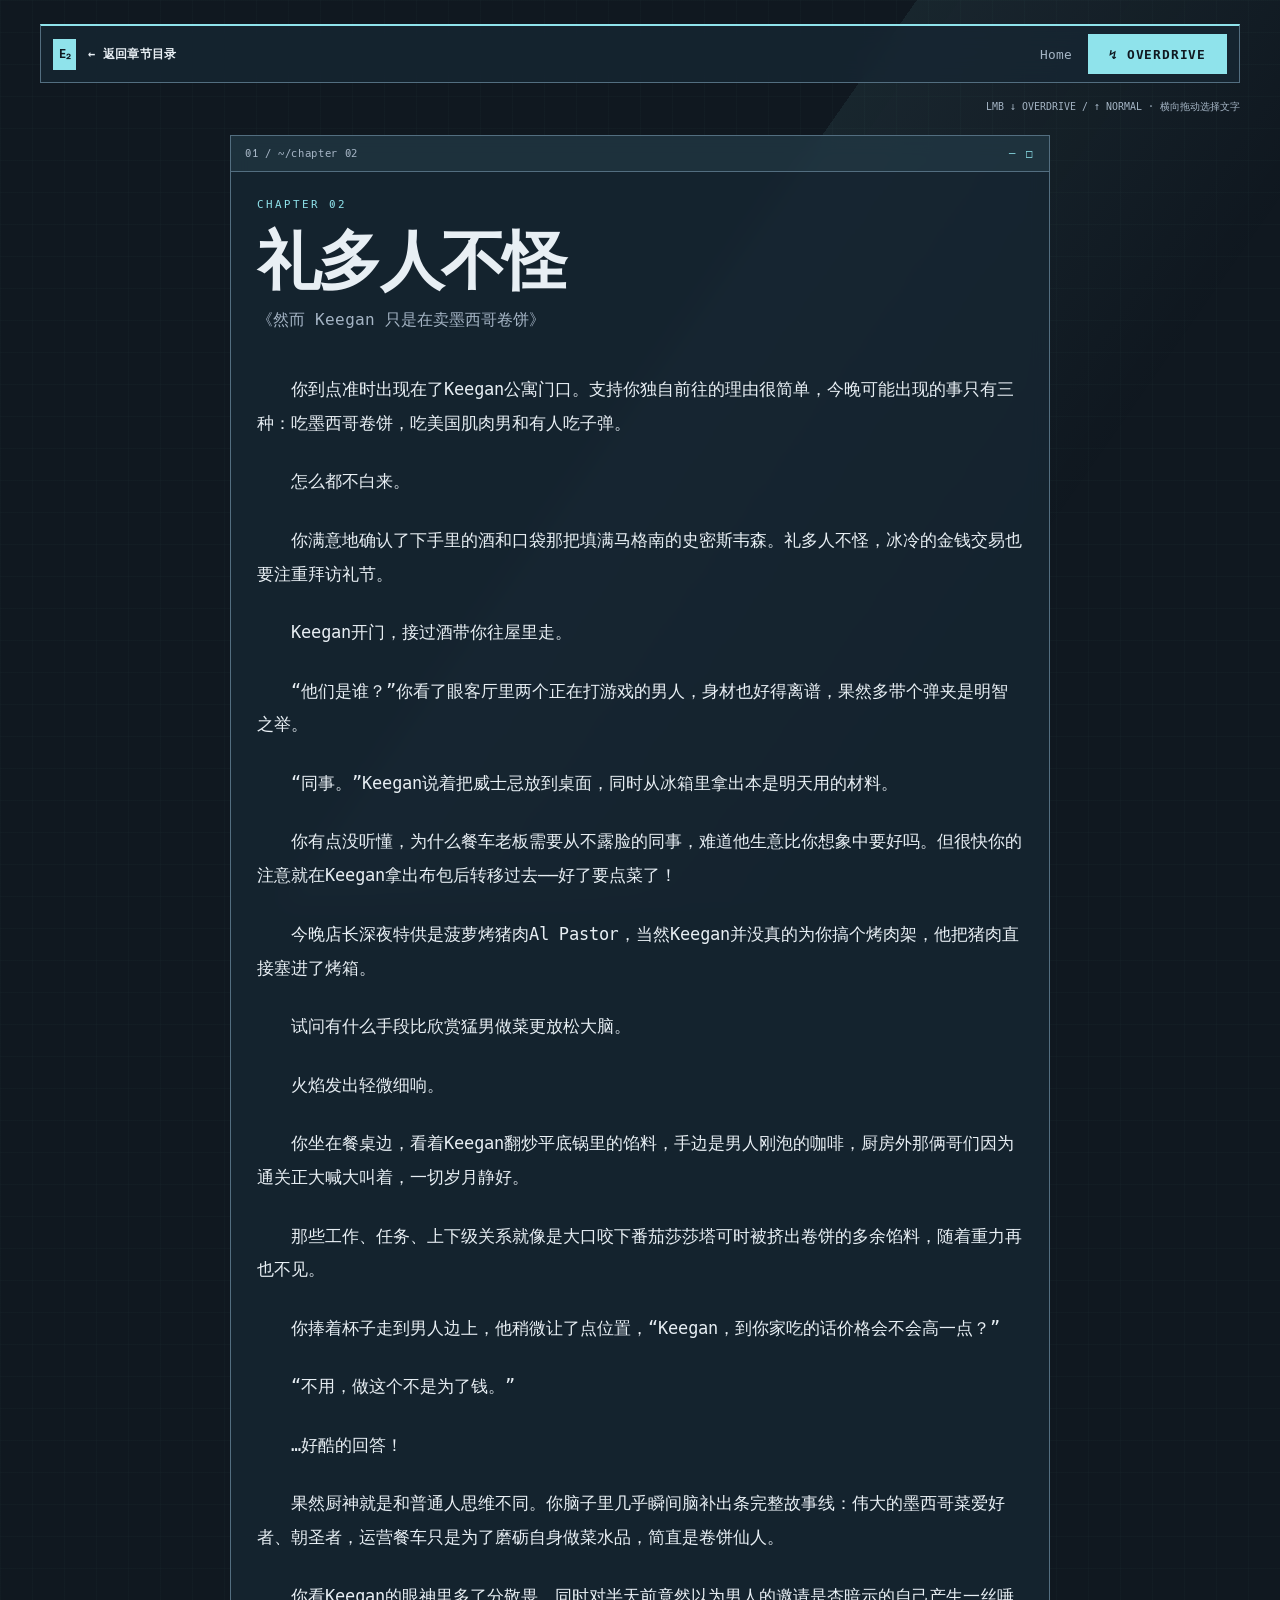
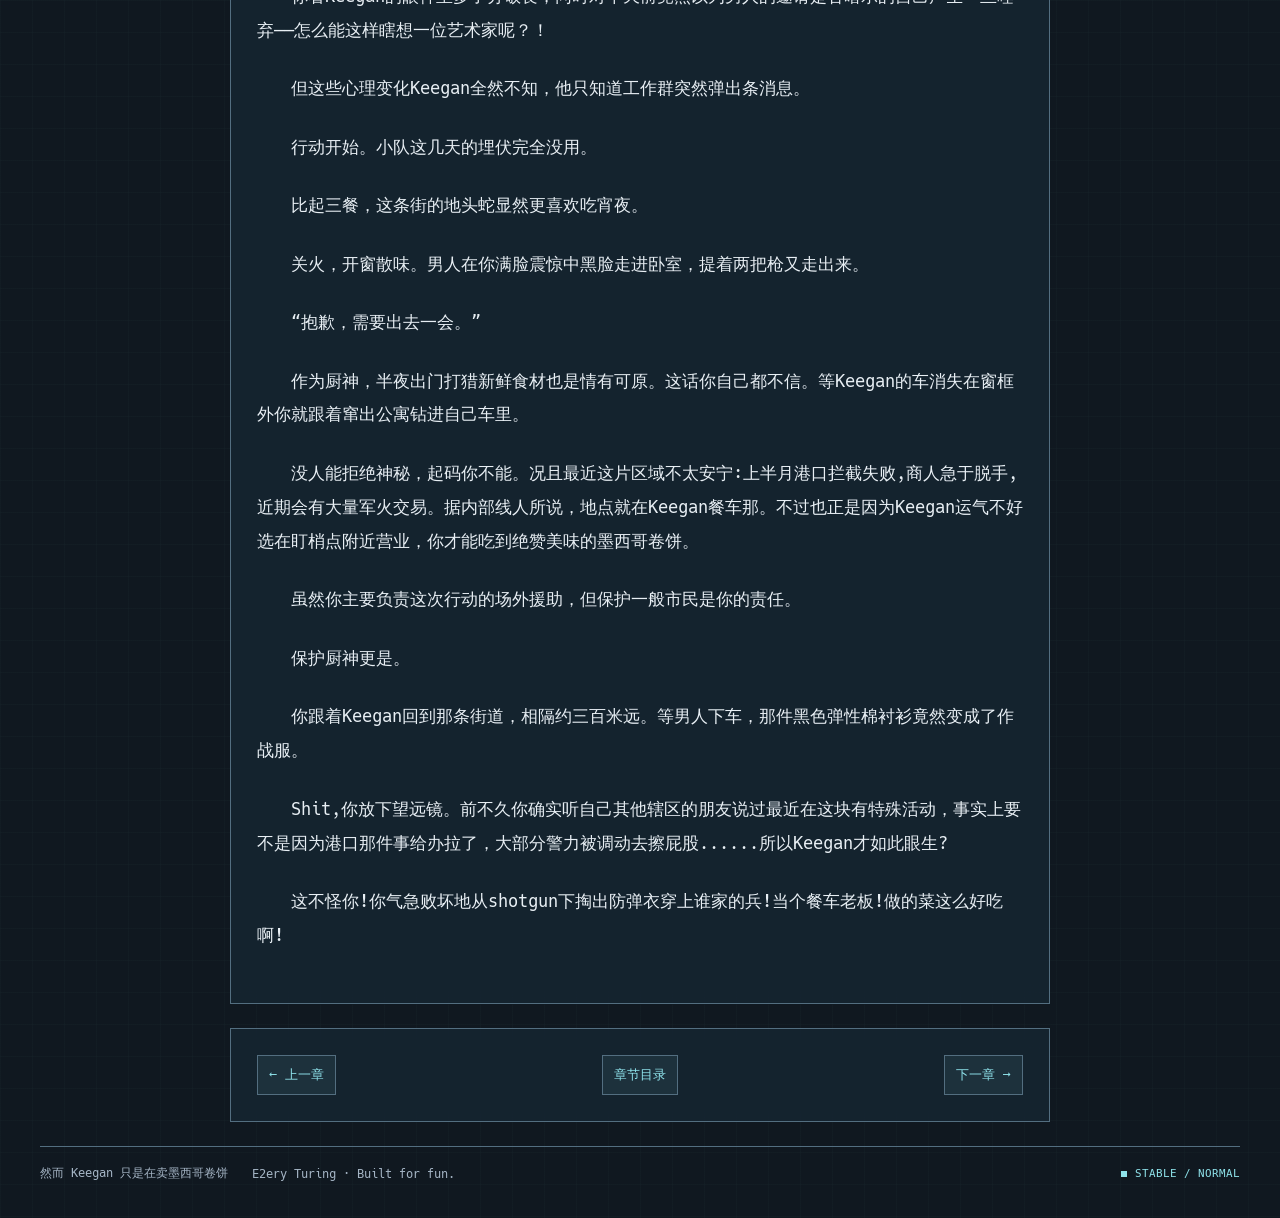
<file: pages/works/burrito/chapter-02.html>
<!doctype html>
<html lang="zh-CN">
<head>
  <meta charset="utf-8">
  <meta name="viewport" content="width=device-width, initial-scale=1">

  <meta
    name="description"
    content="《然而 Keegan 只是在卖墨西哥卷饼》第一章"
  >

  <title>
    第一章 · 然而 Keegan 只是在卖墨西哥卷饼
  </title>

  <!-- 当前页面比 assets 文件夹深三层 -->
  <link rel="stylesheet" href="../../../assets/page.css">
  <link rel="stylesheet" href="../../../assets/desktop.css">
  <script src="../../../assets/theme-init.js"></script>
</head>

<body class="work-page chapter-page">
  <main>
    <div class="topbar">
      <a class="brand" href="../burrito.html">
        ← 返回章节目录
      </a>

      <nav aria-label="章节导航">
        <a href="../../../index.html">Home</a>
        <button id="themeButton" type="button">OVERDRIVE</button>
      </nav>
    </div>

    <article class="panel chapter-article">
      <div class="eyebrow">CHAPTER 02</div>

      <h1>礼多人不怪</h1>

      <div class="chapter-info">
        《然而 Keegan 只是在卖墨西哥卷饼》
      </div>

      <!-- 正文区域 -->
      <div class="chapter-body">
        <p>
          你到点准时出现在了Keegan公寓门口。支持你独自前往的理由很简单，今晚可能出现的事只有三种：吃墨西哥卷饼，吃美国肌肉男和有人吃子弹。
        </p>

        <p>
          怎么都不白来。
        </p>

        <p>
          你满意地确认了下手里的酒和口袋那把填满马格南的史密斯韦森。礼多人不怪，冰冷的金钱交易也要注重拜访礼节。
        </p>

        <p>
          Keegan开门，接过酒带你往屋里走。
        </p>

        <p>
          “他们是谁？”你看了眼客厅里两个正在打游戏的男人，身材也好得离谱，果然多带个弹夹是明智之举。
        </p>

        <p>
          “同事。”Keegan说着把威士忌放到桌面，同时从冰箱里拿出本是明天用的材料。
        </p>

        <p>
          你有点没听懂，为什么餐车老板需要从不露脸的同事，难道他生意比你想象中要好吗。但很快你的注意就在Keegan拿出布包后转移过去——好了要点菜了！
        </p>

        <p>
          今晚店长深夜特供是菠萝烤猪肉Al Pastor，当然Keegan并没真的为你搞个烤肉架，他把猪肉直接塞进了烤箱。  
        </p>

        <p>
          试问有什么手段比欣赏猛男做菜更放松大脑。
        </p>

        <p>
          火焰发出轻微细响。
        </p>

        <p>
          你坐在餐桌边，看着Keegan翻炒平底锅里的馅料，手边是男人刚泡的咖啡，厨房外那俩哥们因为通关正大喊大叫着，一切岁月静好。
        </p>

        <p>
          那些工作、任务、上下级关系就像是大口咬下番茄莎莎塔可时被挤出卷饼的多余馅料，随着重力再也不见。
        </p>

        <p>
          你捧着杯子走到男人边上，他稍微让了点位置，“Keegan，到你家吃的话价格会不会高一点？”
        </p>

        <p>
          “不用，做这个不是为了钱。”
        </p>

        <p>
          …好酷的回答！
        </p>

        <p>
          果然厨神就是和普通人思维不同。你脑子里几乎瞬间脑补出条完整故事线：伟大的墨西哥菜爱好者、朝圣者，运营餐车只是为了磨砺自身做菜水品，简直是卷饼仙人。
        </p>

        <p>
          你看Keegan的眼神里多了分敬畏，同时对半天前竟然以为男人的邀请是杏暗示的自己产生一丝唾弃——怎么能这样瞎想一位艺术家呢？！
        </p>

        <p>
          但这些心理变化Keegan全然不知，他只知道工作群突然弹出条消息。
        </p>

        <p>
          行动开始。小队这几天的埋伏完全没用。
        </p>

        <p>
          比起三餐，这条街的地头蛇显然更喜欢吃宵夜。
        </p>

        <p>
          关火，开窗散味。男人在你满脸震惊中黑脸走进卧室，提着两把枪又走出来。
        </p>

        <p>
          “抱歉，需要出去一会。”
        </p>

        <p>
          作为厨神，半夜出门打猎新鲜食材也是情有可原。这话你自己都不信。等Keegan的车消失在窗框外你就跟着窜出公寓钻进自己车里。
        </p>
          
        <p>
          没人能拒绝神秘，起码你不能。况且最近这片区域不太安宁:上半月港口拦截失败,商人急于脱手,近期会有大量军火交易。据内部线人所说，地点就在Keegan餐车那。不过也正是因为Keegan运气不好选在盯梢点附近营业，你才能吃到绝赞美味的墨西哥卷饼。
        </p>

        <p>
          虽然你主要负责这次行动的场外援助，但保护一般市民是你的责任。
        </p>

        <p>
          保护厨神更是。
        </p>

        <p>
          你跟着Keegan回到那条街道，相隔约三百米远。等男人下车，那件黑色弹性棉衬衫竟然变成了作战服。
        </p>

        <p>
          Shit,你放下望远镜。前不久你确实听自己其他辖区的朋友说过最近在这块有特殊活动，事实上要不是因为港口那件事给办拉了，大部分警力被调动去擦屁股......所以Keegan才如此眼生?
        </p>

        <p>
          这不怪你!你气急败坏地从shotgun下掏出防弹衣穿上谁家的兵!当个餐车老板!做的菜这么好吃啊!
        </p>

      </div>
    </article>

    <div class="section panel chapter-nav">
  <a class="button" href="chapter-01.html">
    ← 上一章
  </a>

  <a class="button" href="../burrito.html">
    章节目录
  </a>

  <a class="button" href="chapter-03.html">
    下一章 →
  </a>
</div>

    <footer>
      <div>
        然而 Keegan 只是在卖墨西哥卷饼
      </div>
      <div>E2ery Turing · Built for fun.</div>
    </footer>
  </main>

  <script src="../../../assets/page.js"></script>
</body>
</html>
</file>
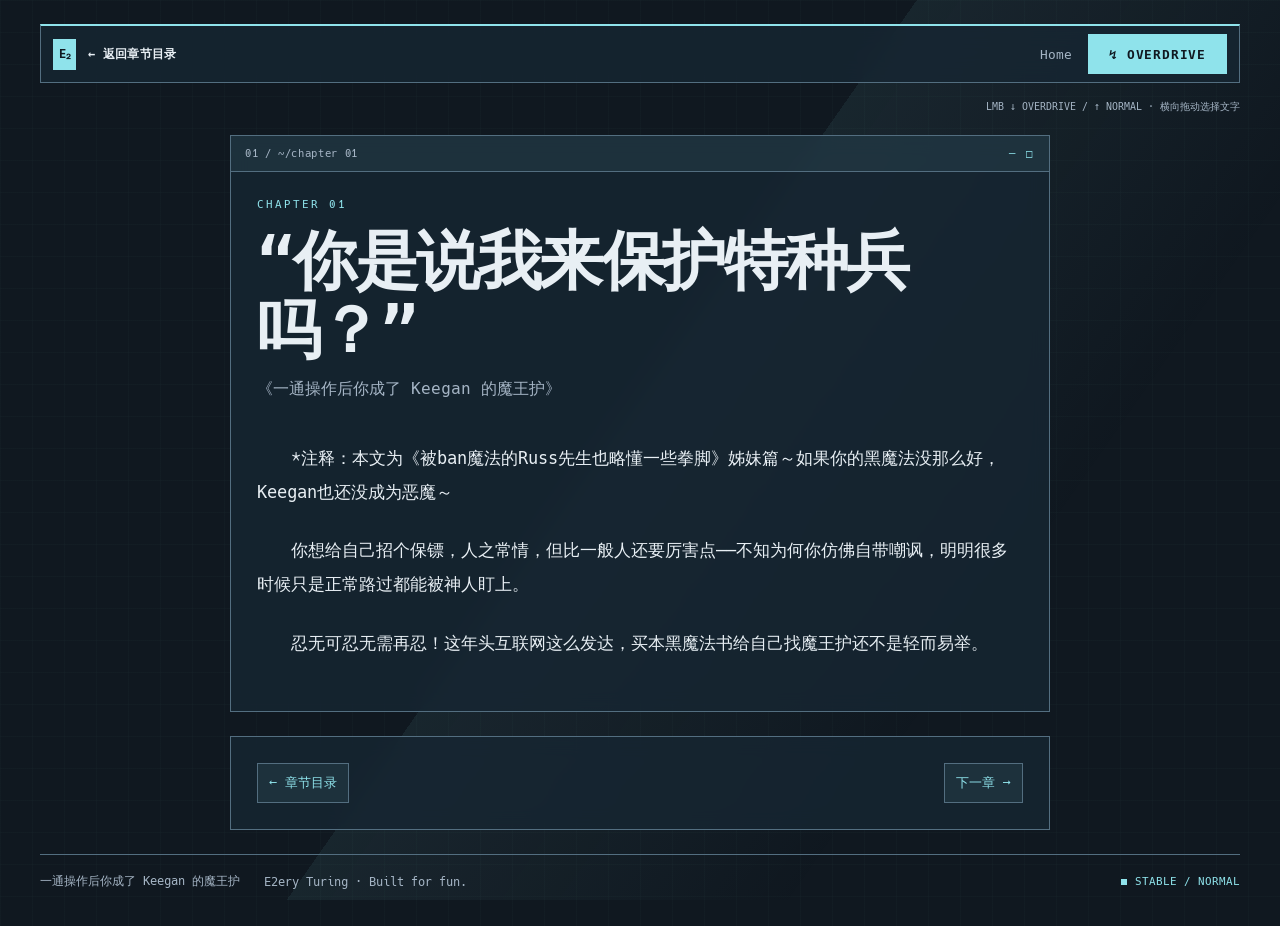
<file: pages/works/demon/chapter-01.html>
<!doctype html>
<html lang="zh-CN">
<head>
  <meta charset="utf-8">
  <meta name="viewport" content="width=device-width, initial-scale=1">

  <meta
    name="description"
    content="《一通操作后你成了 Keegan 的魔王护》第一章"
  >

  <title>
    第一章 · 一通操作后你成了 Keegan 的魔王护
  </title>

  <link rel="stylesheet" href="../../../assets/page.css">
  <link rel="stylesheet" href="../../../assets/desktop.css">
  <script src="../../../assets/theme-init.js"></script>
</head>

<body class="work-page chapter-page">
  <main>
    <div class="topbar">
      <a class="brand" href="../demon-guardian.html">
        ← 返回章节目录
      </a>

      <nav aria-label="章节导航">
        <a href="../../../index.html">Home</a>
        <button id="themeButton" type="button">OVERDRIVE</button>
      </nav>
    </div>

    <article class="panel chapter-article">
      <div class="eyebrow">CHAPTER 01</div>

      <h1>“你是说我来保护特种兵吗？”</h1>

      <div class="chapter-info">
        《一通操作后你成了 Keegan 的魔王护》
      </div>

      <div class="chapter-body">
        <p>
          *注释：本文为《被ban魔法的Russ先生也略懂一些拳脚》姊妹篇～如果你的黑魔法没那么好，Keegan也还没成为恶魔～
        </p>

        <p>
          你想给自己招个保镖，人之常情，但比一般人还要厉害点——不知为何你仿佛自带嘲讽，明明很多时候只是正常路过都能被神人盯上。
        </p>

        <p>
          忍无可忍无需再忍！这年头互联网这么发达，买本黑魔法书给自己找魔王护还不是轻而易举。
        </p>

      </div>
    </article>

    <div class="section panel chapter-nav">
      <a class="button" href="../demon-guardian.html">
        ← 章节目录
      </a>

      <a class="button" href="chapter-02.html">
        下一章 →
      </a>
    </div>

    <footer>
      <div>
        一通操作后你成了 Keegan 的魔王护
      </div>
      <div>E2ery Turing · Built for fun.</div>
    </footer>
  </main>

  <script src="../../../assets/page.js"></script>
</body>
</html>
</file>
<file: assets/home.css>
* {
      box-sizing: border-box;
    }

    html {
      scroll-behavior: smooth;
    }

    body {
      margin: 0;
      min-height: 100vh;
      color: var(--text);
      font-family: system-ui, -apple-system, BlinkMacSystemFont, "Segoe UI",
        "Noto Sans CJK SC", "Microsoft YaHei", sans-serif;
      background:
        linear-gradient(90deg, rgba(47, 125, 18, 0.045) 1px, transparent 1px),
        linear-gradient(rgba(47, 125, 18, 0.035) 1px, transparent 1px),
        var(--bg);
      background-size: 36px 36px;
      transition: background 0.2s ease, color 0.2s ease;
    }


    a {
      color: inherit;
    }

    main {
      width: min(1120px, calc(100% - 32px));
      margin: 0 auto;
      padding: 28px 0 72px;
    }

    .topbar {
      position: sticky;
      top: 12px;
      z-index: 10;
      display: flex;
      align-items: center;
      justify-content: space-between;
      gap: 16px;
      margin-bottom: 22px;
      padding: 10px 12px;
      border: 1px solid var(--line);
      border-radius: 16px;
      background: color-mix(in srgb, var(--panel-strong) 88%, transparent);
      box-shadow: var(--shadow);
      backdrop-filter: blur(18px);
    }

    .brand {
      font-weight: 700;
      letter-spacing: -0.02em;
      text-decoration: none;
    }

    nav {
      display: flex;
      gap: 6px;
      flex-wrap: wrap;
      justify-content: flex-end;
    }

    nav a,
    button,
    .button {
      border: 1px solid var(--line);
      border-radius: 10px;
      padding: 8px 11px;
      background: var(--accent-soft);
      color: var(--link);
      text-decoration: none;
      font: inherit;
      cursor: pointer;
    }

    nav a:hover,
    button:hover,
    .button:hover {
      border-color: var(--accent);
    }

    header {
      display: grid;
      grid-template-columns: 1.45fr 0.75fr;
      gap: 18px;
      margin-bottom: 24px;
    }

    .panel,
    .card {
      border: 1px solid var(--line);
      background: var(--panel);
      box-shadow: var(--shadow);
      backdrop-filter: blur(18px);
    }

    .panel {
      border-radius: 22px;
      padding: 24px;
    }

    .hero {
      min-height: 290px;
      display: flex;
      flex-direction: column;
      justify-content: space-between;
    }

    .eyebrow {
      margin-bottom: 10px;
      color: var(--accent);
      font-size: 0.78rem;
      letter-spacing: 0.16em;
      text-transform: uppercase;
    }

    h1 {
      margin: 0;
      font-size: clamp(3rem, 8vw, 6.3rem);
      line-height: 0.94;
      letter-spacing: -0.06em;
    }

    h2 {
      margin: 0 0 12px;
      font-size: 1.35rem;
      letter-spacing: -0.02em;
    }

    h3 {
      margin: 0 0 8px;
      font-size: 1.08rem;
    }

    p {
      line-height: 1.72;
    }

    .subtitle {
      max-width: 680px;
      margin: 22px 0 0;
      color: var(--muted);
      font-size: 1.05rem;
    }

    .status {
      display: flex;
      flex-wrap: wrap;
      gap: 9px;
      margin-top: 24px;
    }

    .pill {
      border: 1px solid var(--line);
      border-radius: 999px;
      padding: 8px 12px;
      background: var(--panel-strong);
      color: var(--muted);
      font-size: 0.9rem;
      white-space: nowrap;
    }

    .pill strong {
      color: var(--accent);
      font-weight: 650;
    }

    .clock-panel {
      display: flex;
      flex-direction: column;
      justify-content: space-between;
      gap: 24px;
    }

    .clock {
      font-size: clamp(2.1rem, 6vw, 3.5rem);
      font-weight: 750;
      letter-spacing: -0.04em;
    }

    .date,
    .muted {
      color: var(--muted);
    }

    .quote {
      padding-top: 16px;
      border-top: 1px solid var(--line);
      color: var(--warn);
      line-height: 1.65;
    }

    section {
      scroll-margin-top: 90px;
    }

    .section {
      margin-top: 24px;
    }

    .section-head {
      display: flex;
      align-items: end;
      justify-content: space-between;
      gap: 18px;
      margin-bottom: 14px;
    }

    .section-head p {
      margin: 0;
      color: var(--muted);
      text-align: right;
    }

    .grid {
      display: grid;
      grid-template-columns: repeat(3, 1fr);
      gap: 16px;
    }

    .card {
      min-height: 190px;
      padding: 20px;
      border-radius: 18px;
      transition: transform 0.14s ease, border-color 0.14s ease,
        background 0.14s ease;
    }

    .card:hover {
      transform: translateY(-2px);
      border-color: var(--accent);
      background: var(--panel-strong);
    }

    .card p {
      margin: 0;
      color: var(--muted);
    }

    .card-link {
      display: block;
      text-decoration: none;
    }

    .card-meta {
      display: flex;
      flex-wrap: wrap;
      gap: 7px;
      margin-top: 18px;
    }

    .tag {
      border: 1px solid var(--line);
      border-radius: 999px;
      padding: 5px 9px;
      color: var(--muted);
      font-size: 0.8rem;
    }

    .two {
      display: grid;
      grid-template-columns: 1fr 1fr;
      gap: 18px;
    }

    .list {
      display: grid;
      gap: 12px;
      margin: 0;
      padding: 0;
      list-style: none;
    }

    .list li {
      padding: 12px 0;
      border-bottom: 1px solid var(--line);
    }

    .list li:last-child {
      border-bottom: 0;
    }

    .list strong {
      display: block;
      margin-bottom: 4px;
    }

    .link-list {
      display: flex;
      flex-wrap: wrap;
      gap: 10px;
    }

    footer {
      margin-top: 26px;
      padding: 18px 4px 0;
      border-top: 1px solid var(--line);
      color: var(--muted);
      font-size: 0.9rem;
    }

    .tiny-note {
      margin-top: 10px;
      color: var(--muted);
      font-size: 0.88rem;
    }

    /* 向上/向下拖动切换主题时，禁止文字被选中。 */
    body.theme-dragging,
    body.theme-dragging * {
      cursor: ns-resize !important;
      user-select: none !important;
      -webkit-user-select: none !important;
    }

    @media (max-width: 900px) {
      header,
      .two {
        grid-template-columns: 1fr;
      }

      .grid {
        grid-template-columns: repeat(2, 1fr);
      }

      .topbar {
        position: static;
        align-items: flex-start;
        flex-direction: column;
      }

      nav {
        justify-content: flex-start;
      }
    }

    @media (max-width: 620px) {
      main {
        width: min(100% - 20px, 1120px);
        padding-top: 10px;
      }

      .grid {
        grid-template-columns: 1fr;
      }

      .panel,
      .card {
        border-radius: 16px;
      }

      .panel {
        padding: 19px;
      }

      .section-head {
        display: block;
      }

      .section-head p {
        margin-top: 5px;
        text-align: left;
      }
    }
</file>
<file: assets/desktop.css>
/* Bundled Hack fonts; license in fonts/Hack-LICENSE.txt. */
@font-face {
  font-family: "E2ery Terminal";
  src: url("fonts/Hack-Regular.ttf") format("truetype");
  font-weight: 400;
  font-style: normal;
  font-display: swap;
}
@font-face {
  font-family: "E2ery Terminal";
  src: url("fonts/Hack-Bold.ttf") format("truetype");
  font-weight: 700;
  font-style: normal;
  font-display: swap;
}
:root {
  color-scheme: dark;
  --bg: #101820;
  --panel: rgba(23, 38, 50, .82);
  --panel-strong: #1b2d3a;
  --text: #e8eff4;
  --muted: #a5b5c5;
  --line: #536e80;
  --accent: #8fe3eb;
  --accent-soft: rgba(143, 227, 235, .07);
  --link: #8fe3eb;
  --warn: #c8d8e3;
  --signal: #8fe3eb;
  --shadow: none;
  --mono: "E2ery Terminal", ui-monospace, "Cascadia Code", "SFMono-Regular", Consolas, "Liberation Mono", monospace;
}
:root[data-mode="overdrive"] {
  --bg: #16091f;
  --panel: rgba(49, 21, 45, .86);
  --panel-strong: #381930;
  --text: #f6f0fa;
  --muted: #c5afca;
  --line: #946583;
  --accent: #ff3fab;
  --accent-soft: rgba(255, 63, 171, .08);
  --link: #37e7f9;
  --warn: #d7ff37;
  --signal: #d7ff37;
}
html { scroll-padding-top: 100px; }
body {
  font-family: "E2ery Terminal", system-ui, "Noto Sans CJK SC", "Microsoft YaHei", sans-serif;
  background: linear-gradient(90deg, #8fe3eb05 1px, transparent 1px),
    linear-gradient(#8fe3eb05 1px, transparent 1px), var(--bg);
  background-size: 32px 32px;
  transition: none;
}
body::before {
  content: ""; position: fixed; inset: 0; z-index: -1; pointer-events: none;
  background: linear-gradient(125deg, transparent 48%, var(--accent-soft) 48%, transparent 75%);
}
main { width: min(1200px, calc(100% - 64px)); padding: 24px 0 36px; }
a, button { -webkit-tap-highlight-color: transparent; }
a:focus-visible, button:focus-visible, [tabindex]:focus-visible {
  outline: 2px solid var(--signal); outline-offset: 4px;
}
::selection { background: var(--signal); color: var(--bg); }
.topbar {
  top: 12px; padding: 8px 12px; gap: 16px; margin-bottom: 32px;
  border-radius: 0; border-top: 2px solid var(--accent);
  background: var(--panel); backdrop-filter: blur(12px);
  font-family: var(--mono); font-size: .75rem;
}
.brand { display: flex; align-items: center; gap: 12px; letter-spacing: .02em; }
.brand::before { content: "E₂"; color: var(--bg); background: var(--signal); padding: 7px 6px; font-weight: 800; }
nav { gap: 4px; }
nav a, button, .button { border-radius: 0; min-height: 40px; display: inline-flex; align-items: center; justify-content: center; font-family: var(--mono); font-size: .8rem; }
nav a { border-color: transparent; background: transparent; color: var(--muted); }
nav a:hover, nav a[aria-current="page"] { background: var(--accent-soft); color: var(--text); border-color: var(--line); }
#themeButton { background: var(--signal); color: var(--bg); border-color: var(--signal); font-weight: 800; letter-spacing: .06em; min-width: 139px; }
#themeButton::before { content: "↯"; margin-right: 9px; }
button:active, .button:active, .card-link:active, .work-row:active, .chapter-row:active { transform: translate(1px, 1px); }
.panel, .card { position: relative; border-radius: 0; padding: 26px; backdrop-filter: blur(10px); box-shadow: none; min-width: 0; }
.window-bar {
  display: flex; align-items: center; justify-content: space-between; gap: 12px;
  margin: -26px -26px 26px; padding: 10px 14px; border-bottom: 1px solid var(--line);
  background: var(--accent-soft); color: var(--muted); font: .66rem/1.4 var(--mono); letter-spacing: .06em;
}
.window-path { overflow: hidden; white-space: nowrap; text-overflow: ellipsis; }
.window-controls { color: var(--accent); white-space: nowrap; letter-spacing: .24em; }
.home-page header { grid-template-columns: 1.7fr 1fr; gap: 16px; margin-bottom: 16px; }
.hero { min-height: 320px; justify-content: flex-start; }
.hero .status { margin-top: auto; padding-top: 24px; }
.eyebrow { font-family: var(--mono); font-size: .68rem; letter-spacing: .18em; color: var(--accent); margin-bottom: 16px; }
h1 { font-family: var(--mono); font-size: clamp(2.8rem, 6vw, 5.3rem); line-height: 1.02; letter-spacing: -.065em; overflow-wrap: anywhere; }
h2, h3 { font-family: var(--mono); }
h2 { font-size: 1.3rem; }
h3 { font-size: 1.08rem; }
.subtitle { font-size: .95rem; line-height: 1.9; max-width: 58ch; margin-top: 20px; }
.pill, .tag, .work-status, .placeholder { border-radius: 0; }
.pill { padding: 6px 8px; font: .67rem/1.6 var(--mono); white-space: normal; }
.pill strong { color: var(--accent); }
.clock-panel { gap: 0; justify-content: flex-start; }
.clock { font: 400 clamp(2rem, 4vw, 3.4rem)/1.2 var(--mono); letter-spacing: .015em; font-variant-numeric: lining-nums tabular-nums; white-space: nowrap; margin-top: 16px; }
.date { font: .78rem/1.8 var(--mono); margin-top: 12px; }
.quote { margin-top: auto; padding-top: 20px; font: .8rem/1.6 var(--mono); }
.clock-panel::after { content: "LOCAL TIME / LIVE"; color: var(--muted); font: .6rem var(--mono); margin-top: 12px; letter-spacing: .15em; }
.section { margin-top: 24px; }
.section-head { margin-bottom: 18px; }
.section-head h2 { margin-bottom: 0; }
.section-head p { font-size: .8rem; }
.grid { gap: 16px; }
.card { min-height: 220px; transition: border-color 80ms; display: flex; flex-direction: column; }
.card p { font-size: .88rem; line-height: 1.8; }
.card-meta { margin-top: auto; padding-top: 20px; }
.tag { font: .65rem/1.6 var(--mono); padding: 3px 7px; background: transparent; }
.card:hover, .work-row:hover, .chapter-row:hover { transform: none; border-color: var(--accent); background: var(--panel-strong); }
.card:hover .window-bar { color: var(--signal); border-bottom-color: var(--accent); }
.card:hover .window-controls { color: var(--signal); }
.two { gap: 16px; }
.work-row, .chapter-row { border-radius: 0; transition: border-color 80ms; }
.work-title, .chapter-title { overflow-wrap: anywhere; }
.chapter-body { line-height: 2; }
.chapter-body p { line-height: inherit; }
footer { font-family: var(--mono); font-size: .75rem; display: flex; gap: 12px 24px; flex-wrap: wrap; align-items: center; }
footer .tiny-note { margin: 0; font-size: .7rem; }
.system-status { margin-left: auto; color: var(--signal); display: flex; align-items: center; gap: 8px; font: .68rem var(--mono); }
.system-status::before { content: ""; width: 6px; height: 6px; background: currentColor; }
.gesture-hint { color: var(--muted); font: .62rem/1.6 var(--mono); margin: -16px 0 20px; text-align: right; }
.skip-link { position: fixed; top: -100px; left: 16px; padding: 12px; background: var(--signal); color: var(--bg); z-index: 100; }
.skip-link:focus { top: 10px; }
[data-mode="overdrive"] .hero { border-left: 3px solid var(--accent); }
[data-mode="overdrive"] .clock { color: var(--signal); }
[data-mode="overdrive"] .card:nth-child(3n + 2) { border-top-color: var(--signal); }
[data-mode="overdrive"] .card:nth-child(3n) { border-top-color: var(--link); }
[data-mode="overdrive"] .eyebrow { color: var(--signal); }
.mode-switching .panel, .mode-switching .card { animation: border-signal 420ms steps(1) both; animation-delay: var(--signal-delay, 0ms); }
.mode-switching main { animation: screen-cut 360ms steps(1); }
@keyframes screen-cut {
  0%, 45%, 75% { filter: url(#screen-slice); }
  20%, 60%, 90%, 100% { filter: none; }
}
.mode-switching h1 { animation: signal-cut 360ms steps(1); }
@keyframes border-signal { 0%, 35% { border-color: var(--link); } 65% { border-color: var(--signal); } 85% { border-color: var(--accent); } }
@keyframes signal-cut { 0%, 70% { text-shadow: -3px 0 #ff3fab, 3px 0 #37e7f9; transform: translateX(6px); } 25%, 85% { text-shadow: 2px 0 #ff3fab, -2px 0 #37e7f9; transform: translateX(-6px); } 100% { text-shadow: none; transform: none; } }
@media (max-width: 900px) {
 main { width: calc(100% - 32px); }
 .topbar { position: static; align-items: flex-start; flex-direction: column; }
 .home-page header { grid-template-columns: 1fr; }
 .clock-panel { min-height: 240px; }
 .grid { grid-template-columns: repeat(2, minmax(0, 1fr)); }
 .two { grid-template-columns: 1fr; }
 nav { justify-content: flex-start; }
}
@media (max-width: 560px) {
 main { width: calc(100% - 24px); padding-top: 12px; }
 .topbar { margin-bottom: 24px; }
 nav a, button { padding: 8px; min-height: 44px; }
 .panel, .card { padding: 20px; border-radius: 0; }
 .window-bar { margin: -20px -20px 22px; padding: 10px 12px; }
 .grid { grid-template-columns: minmax(0, 1fr); }
 .hero { min-height: 330px; }
 .clock { font-size: 3rem; }
 .section-head { display: block; }
 .section-head p { text-align: left; margin-top: 8px; }
 .system-status { margin-left: 0; width: 100%; }
 .gesture-hint { text-align: left; }
}
@media (pointer: coarse) { .gesture-hint { display: none; } }
@media (prefers-reduced-motion: reduce) {
 html { scroll-behavior: auto; }
 *, *::before, *::after { animation: none !important; transition: none !important; }
}
</file>
<file: assets/page.css>
* { box-sizing: border-box; }
html { scroll-behavior: smooth; }

body {
  margin: 0;
  min-height: 100vh;
  color: var(--text);
  font-family: system-ui, -apple-system, BlinkMacSystemFont, "Segoe UI",
    "Noto Sans CJK SC", "Microsoft YaHei", sans-serif;
  background:
    linear-gradient(90deg, rgba(47, 125, 18, 0.045) 1px, transparent 1px),
    linear-gradient(rgba(47, 125, 18, 0.035) 1px, transparent 1px),
    var(--bg);
  background-size: 36px 36px;
}


body.theme-dragging,
body.theme-dragging * {
  cursor: ns-resize !important;
  user-select: none !important;
  -webkit-user-select: none !important;
}

a { color: inherit; }

main {
  width: min(980px, calc(100% - 32px));
  margin: 0 auto;
  padding: 28px 0 72px;
}

.topbar {
  position: sticky;
  top: 12px;
  z-index: 10;
  display: flex;
  align-items: center;
  justify-content: space-between;
  gap: 14px;
  margin-bottom: 22px;
  padding: 10px 12px;
  border: 1px solid var(--line);
  border-radius: 16px;
  background: var(--panel-strong);
  box-shadow: var(--shadow);
  backdrop-filter: blur(18px);
}

.brand {
  font-weight: 700;
  text-decoration: none;
}

nav {
  display: flex;
  flex-wrap: wrap;
  gap: 6px;
}

nav a,
button,
.button {
  border: 1px solid var(--line);
  border-radius: 10px;
  padding: 8px 11px;
  background: var(--accent-soft);
  color: var(--link);
  text-decoration: none;
  font: inherit;
  cursor: pointer;
}

nav a:hover,
button:hover,
.button:hover {
  border-color: var(--accent);
}

.panel {
  border: 1px solid var(--line);
  border-radius: 22px;
  padding: 24px;
  background: var(--panel);
  box-shadow: var(--shadow);
  backdrop-filter: blur(18px);
}

.hero {
  min-height: 260px;
  display: flex;
  flex-direction: column;
  justify-content: space-between;
}

.eyebrow {
  margin-bottom: 10px;
  color: var(--accent);
  font-size: 0.78rem;
  letter-spacing: 0.16em;
  text-transform: uppercase;
}

h1 {
  margin: 0;
  font-size: clamp(2.8rem, 9vw, 6rem);
  line-height: 0.96;
  letter-spacing: -0.055em;
}

h2 {
  margin: 0 0 12px;
  font-size: 1.35rem;
}

h3 {
  margin: 0 0 7px;
}

p, li {
  line-height: 1.72;
}

.subtitle,
.muted {
  color: var(--muted);
}

.subtitle {
  max-width: 680px;
  margin: 20px 0 0;
  font-size: 1.05rem;
}

.status {
  display: flex;
  flex-wrap: wrap;
  gap: 9px;
  margin-top: 24px;
}

.pill,
.tag {
  border: 1px solid var(--line);
  border-radius: 999px;
  background: var(--panel-strong);
  color: var(--muted);
}

.pill {
  padding: 8px 12px;
  font-size: 0.9rem;
}

.tag {
  display: inline-block;
  padding: 5px 9px;
  margin: 4px 4px 0 0;
  font-size: 0.8rem;
}

.section {
  margin-top: 20px;
}

.list {
  display: grid;
  gap: 12px;
  margin: 0;
  padding: 0;
  list-style: none;
}

.list li {
  padding: 12px 0;
  border-bottom: 1px solid var(--line);
}

.list li:last-child {
  border-bottom: 0;
}

.placeholder {
  padding: 18px;
  border: 1px dashed var(--line);
  border-radius: 14px;
  color: var(--muted);
}

footer {
  margin-top: 24px;
  padding-top: 18px;
  border-top: 1px solid var(--line);
  color: var(--muted);
  font-size: 0.9rem;
}

@media (max-width: 680px) {
  main {
    width: min(100% - 20px, 980px);
    padding-top: 10px;
  }

  .topbar {
    position: static;
    align-items: flex-start;
    flex-direction: column;
  }

  .panel {
    border-radius: 16px;
    padding: 19px;
  }
}

.work-list,
.chapter-list {
  display: grid;
  gap: 10px;
}

.work-row,
.chapter-row {
  display: grid;
  grid-template-columns: 1fr auto;
  align-items: center;
  gap: 18px;
  padding: 16px 17px;
  border: 1px solid var(--line);
  border-radius: 14px;
  background: var(--panel-strong);
  text-decoration: none;
  transition:
    transform 0.14s ease,
    border-color 0.14s ease,
    background 0.14s ease;
}

.work-row:hover,
.chapter-row:hover {
  transform: translateY(-1px);
  border-color: var(--accent);
  background: var(--accent-soft);
}

.work-title {
  margin: 0 0 5px;
  font-size: 1.05rem;
  color: var(--text);
}

.work-description {
  color: var(--muted);
  line-height: 1.6;
}

.work-meta {
  display: flex;
  flex-wrap: wrap;
  gap: 7px;
  margin-top: 9px;
}

.work-arrow {
  color: var(--link);
  font-size: 1.25rem;
}

.work-status {
  display: inline-flex;
  align-items: center;
  border: 1px solid var(--line);
  border-radius: 999px;
  padding: 4px 8px;
  color: var(--muted);
  font-size: 0.78rem;
}

.chapter-row {
  grid-template-columns: auto 1fr auto;
}

.chapter-number {
  min-width: 2.6rem;
  color: var(--accent);
  font-variant-numeric: tabular-nums;
}

.chapter-title {
  color: var(--text);
}

@media (max-width: 560px) {
  .work-row,
  .chapter-row {
    gap: 10px;
    padding: 14px;
  }

  .chapter-row {
    grid-template-columns: auto 1fr;
  }

  .chapter-row .work-arrow {
    display: none;
  }
}

.work-page h1 {
  font-size: clamp(2.2rem, 6vw, 4rem);
  line-height: 1.02;
  letter-spacing: -0.045em;
}

@media (max-width: 560px) {
  .work-page h1 {
    font-size: clamp(2rem, 10vw, 3.2rem);
  }
}

body.work-page header.hero h1 {
  font-size: clamp(2.2rem, 5vw, 4rem) !important;
  line-height: 1.05;
  letter-spacing: -0.04em;
}

.chapter-article {
  max-width: 820px;
  margin: 0 auto;
}

.chapter-page h1 {
  font-size: clamp(2.1rem, 5vw, 4rem);
  line-height: 1.08;
  letter-spacing: -0.04em;
}

.chapter-info {
  margin-top: 14px;
  color: var(--muted);
}

.chapter-body {
  margin-top: 42px;
  font-size: 1.06rem;
  line-height: 2;
}

.chapter-body p {
  margin: 0 0 1.45em;
  text-indent: 2em;
}

.chapter-nav {
  max-width: 820px;
  margin-left: auto;
  margin-right: auto;
  display: flex;
  align-items: center;
  justify-content: space-between;
  gap: 12px;
}

@media (max-width: 560px) {
  .chapter-body {
    margin-top: 30px;
    font-size: 1rem;
    line-height: 1.9;
  }

  .chapter-nav {
    flex-wrap: wrap;
  }
}
</file>
